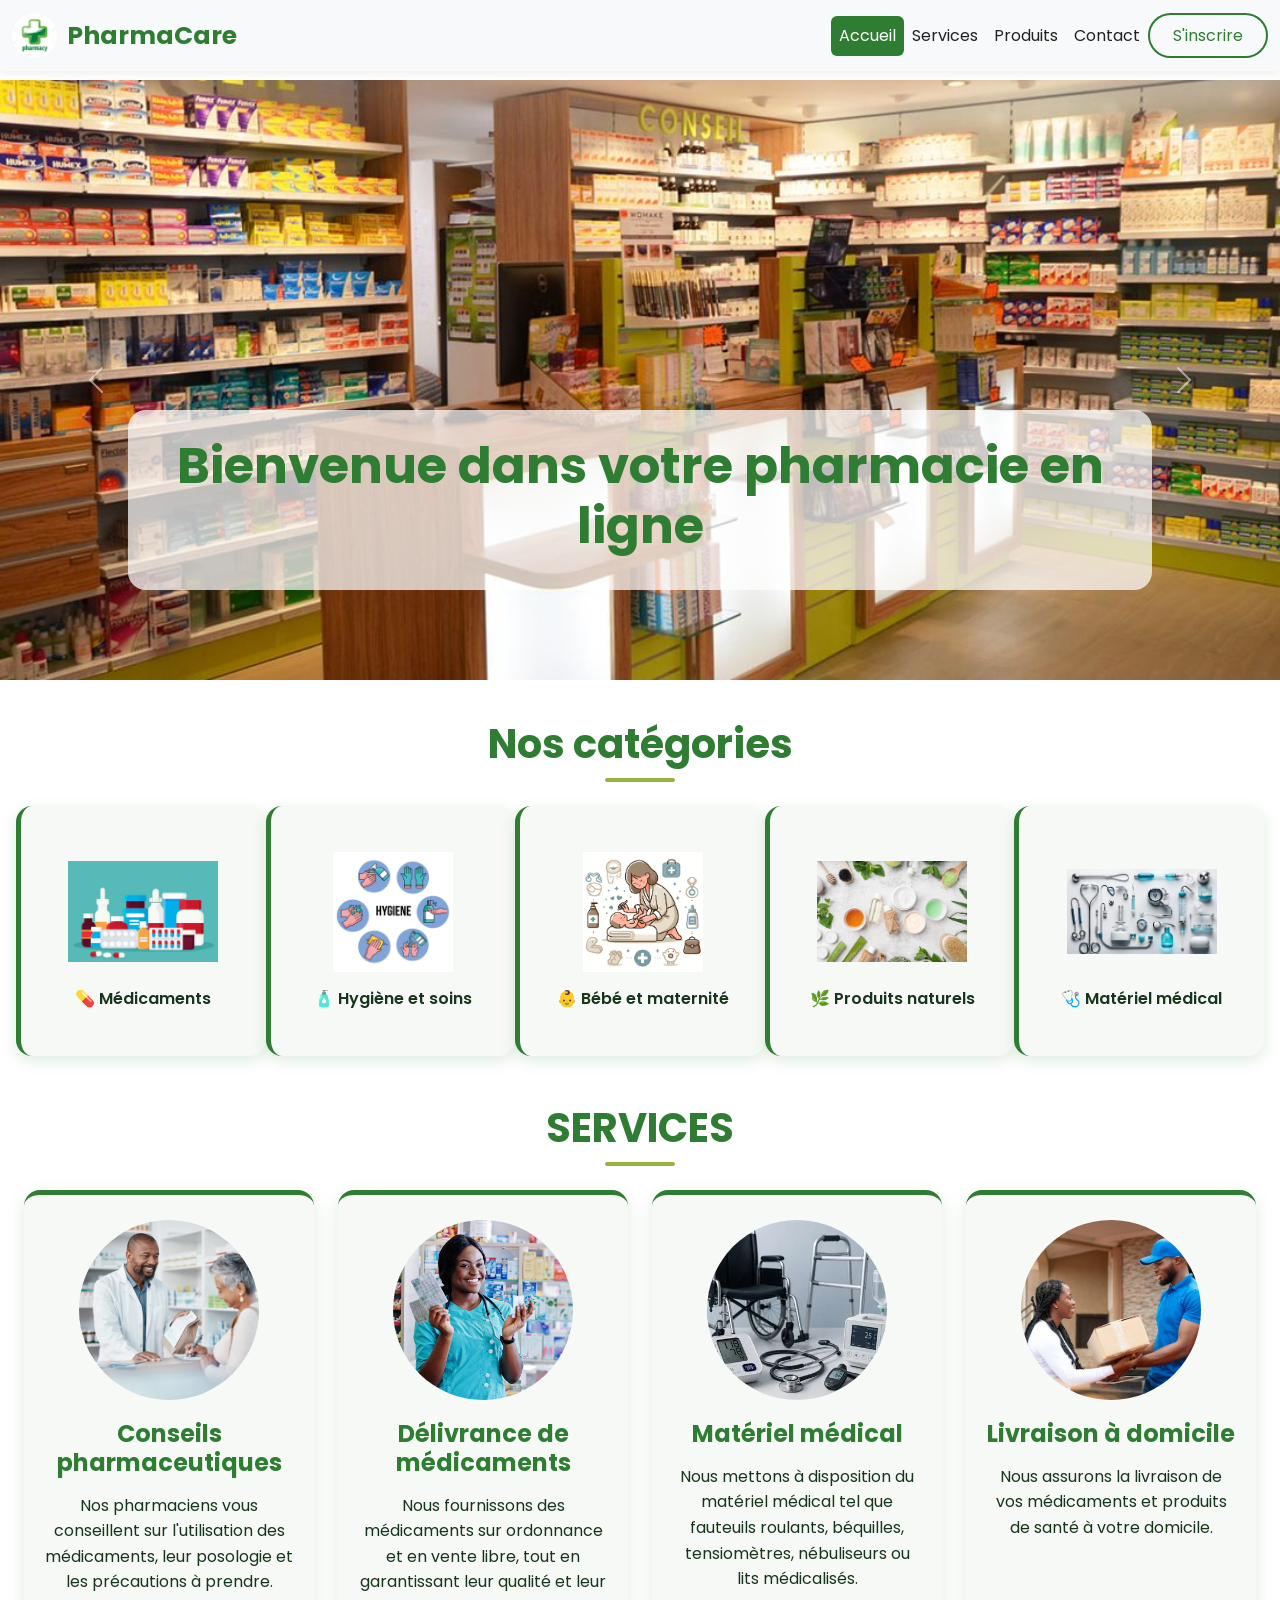
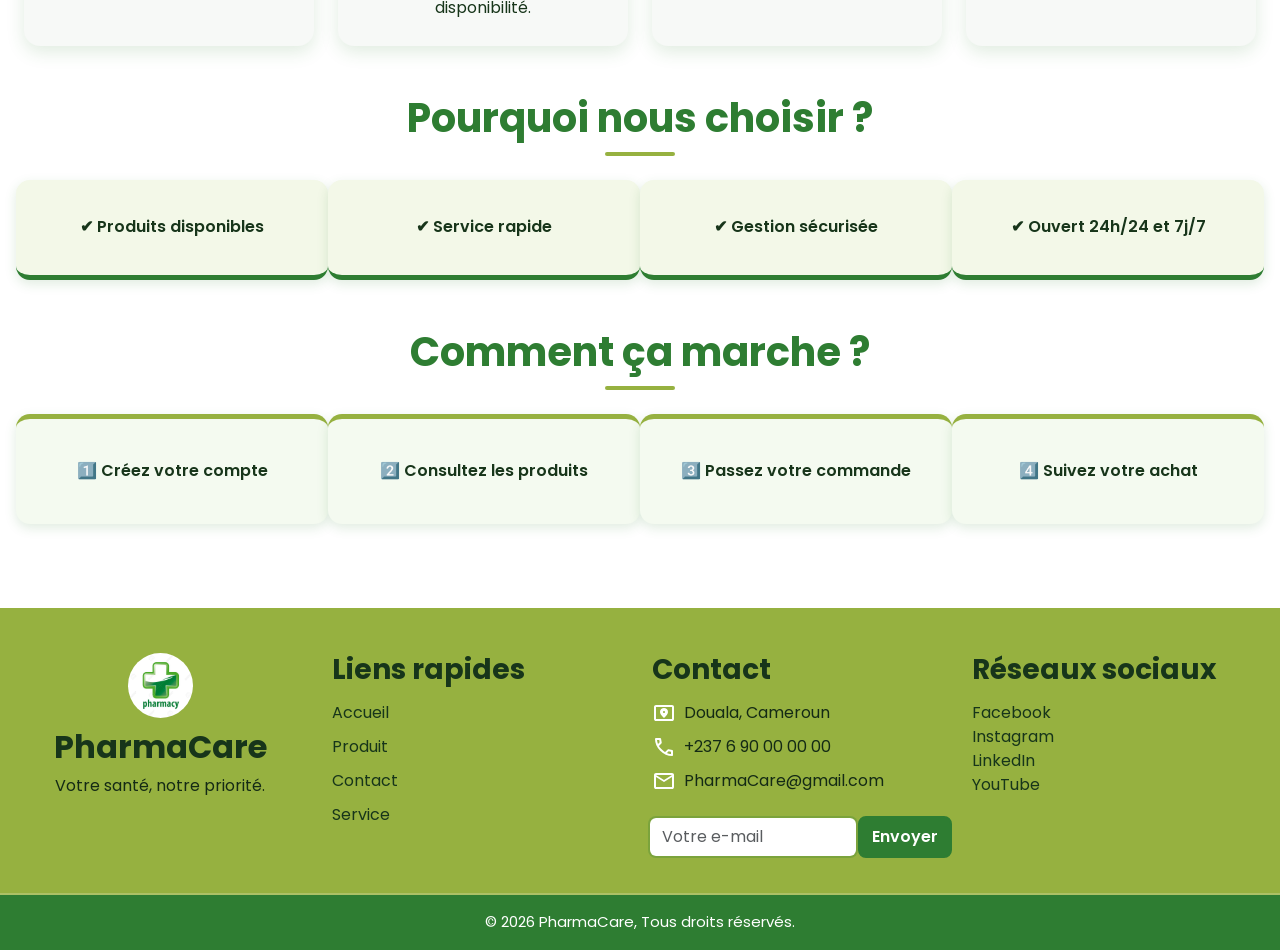
<file: index.html>
<!DOCTYPE html>
<html lang="fr">
<head>
    <meta charset="UTF-8">
    <meta name="viewport" content="width=device-width, initial-scale=1.0">
    <link rel="preconnect" href="https://fonts.googleapis.com">
<link rel="preconnect" href="https://fonts.gstatic.com" crossorigin>
<link href="https://fonts.googleapis.com/css2?family=Poppins:ital,wght@0,100;0,200;0,300;0,400;0,500;0,600;0,700;0,800;0,900;1,100;1,200;1,300;1,400;1,500;1,600;1,700;1,800;1,900&display=swap" rel="stylesheet">
    <link href="https://cdn.jsdelivr.net/npm/bootstrap@5.0.2/dist/css/bootstrap.min.css" rel="stylesheet" integrity="sha384-EVSTQN3/azprG1Anm3QDgpJLIm9Nao0Yz1ztcQTwFspd3yD65VohhpuuCOmLASjC" crossorigin="anonymous">
    <script src="https://cdn.jsdelivr.net/npm/bootstrap@5.0.2/dist/js/bootstrap.bundle.min.js" integrity="sha384-MrcW6ZMFYlzcLA8Nl+NtUVF0sA7MsXsP1UyJoMp4YLEuNSfAP+JcXn/tWtIaxVXM" crossorigin="anonymous"></script>
    <title>Document</title>
    <link rel="stylesheet" href="css/style.css">
</head>
<body>
    <header>
    <nav class="navbar navbar-expand-lg navbar-light bg-light fixed-top">

        <div class="container-fluid title">

            <!-- Logo -->
            <a class="navbar-brand" href="#">
                <img src="image/logo.jpg" alt="Logo PharmaCare" class="logo">
                PharmaCare
            </a>

            <!-- Bouton mobile -->
            <button class="navbar-toggler" type="button"
                    data-bs-toggle="collapse"
                    data-bs-target="#navbarSupportedContent"
                    aria-controls="navbarSupportedContent"
                    aria-expanded="false"
                    aria-label="Toggle navigation">

                <span class="navbar-toggler-icon"></span>
            </button>

            <!-- Menu -->
            <div class="collapse navbar-collapse" id="navbarSupportedContent">

               <ul class="navbar-nav ms-auto mb-2 mb-lg-0">

                    <li class="nav-item">
                        <a class="nav-link active" href="index.html">
                            Accueil
                        </a>
                    </li>

                    <li class="nav-item">
                        <a class="nav-link" href="service.html">
                            Services
                        </a>
                    </li>

                    <li class="nav-item">
                        <a class="nav-link" href="produit.html">
                            Produits
                        </a>
                    </li>

                    <li class="nav-item">
                        <a class="nav-link" href="contact.html">
                            Contact
                        </a>
                    </li>

                </ul>

                <!-- Bouton inscription -->
                <a href="connexion.html" class="btn2">
                    S'inscrire
                </a>

            </div>

        </div>

    </nav>
</header>

  <main>
      <section id="section1">
       <div id="carouselExampleControls" class="carousel slide" data-bs-ride="carousel">
  <div class="carousel-inner">
    <div class="carousel-item active">
      <img src="image/carousel.jpg" class="d-block w-100" alt="...">

      <div class="carousel-caption">
        <h1>Bienvenue dans votre pharmacie en ligne</h1>

      

       
    </div>
    </div>
    <div class="carousel-item">
      <img src="image/carousel1.jpg" class="d-block w-100" alt="...">
      <div class="carousel-caption">
        <h1>Votre santé, notre priorité</h1>
       
      </div>
    </div>
    <div class="carousel-item">
      <img src="image/carousel2.jpg" class="d-block w-100" alt="...">
      <div class="carousel-caption">
        <h1>Prenez soin de votre santé</h1>
      </div>
    </div>
  </div>
  <button class="carousel-control-prev" type="button" data-bs-target="#carouselExampleControls" data-bs-slide="prev">
    <span class="carousel-control-prev-icon" aria-hidden="true"></span>
    <span class="visually-hidden">Previous</span>
  </button>
  <button class="carousel-control-next" type="button" data-bs-target="#carouselExampleControls" data-bs-slide="next">
    <span class="carousel-control-next-icon" aria-hidden="true"></span>
    <span class="visually-hidden">Next</span>
  </button>
</div>
     
    </section>
  
 <section id="section2" class="py-4">

  <!-- CATEGORIES -->
  <h1 class="section2 mt-3 mb-4">Nos catégories</h1>

  <div class="categorie container-fluid px-3 px-lg-4">
    <div class="row g-3 justify-content-center">

      <div class="pharma col-12 col-sm-6 col-md-4 col-lg-3 col-xl">
        <img src="image/médicament.avif" alt="Médicaments" class="catégories img-fluid">
        <span>💊 Médicaments</span>
      </div>

      <div class="pharma col-12 col-sm-6 col-md-4 col-lg-3 col-xl">
        <img src="image/hygiène et soins.avif" alt="Hygiène et soins" class="catégories img-fluid">
        <span>🧴 Hygiène et soins</span>
      </div>

      <div class="pharma col-12 col-sm-6 col-md-4 col-lg-3 col-xl">
        <img src="image/bébé.avif" alt="Bébé et maternité" class="catégories img-fluid">
        <span>👶 Bébé et maternité</span>
      </div>

      <div class="pharma col-12 col-sm-6 col-md-4 col-lg-3 col-xl">
        <img src="image/produits naturels.avif" alt="Produits naturels" class="catégories img-fluid">
        <span>🌿 Produits naturels</span>
      </div>

      <div class="pharma col-12 col-sm-6 col-md-4 col-lg-3 col-xl">
        <img src="image/matériels médicals.avif" alt="Matériel médical" class="catégories img-fluid">
        <span>🩺 Matériel médical</span>
      </div>

    </div>
  </div>

  <!-- SERVICES -->
  <h1 class="modifier mt-5 mb-4">SERVICES</h1>

  <div class="section-service container-fluid px-3 px-lg-4">
    <div class="row g-4 justify-content-center">

      <div class="service col-12 col-sm-6 col-lg-3">
        <div class="service-card h-100">
          <img src="image/conseil pharmaceutique.avif" alt="Conseils pharmaceutiques" class="service-img img-fluid">
          <h4>Conseils pharmaceutiques</h4>
          <p>Nos pharmaciens vous conseillent sur l'utilisation des médicaments, leur posologie et les précautions à prendre.</p>
        </div>
      </div>

      <div class="service col-12 col-sm-6 col-lg-3">
        <div class="service-card h-100">
          <img src="image/delivrance de médicament.jpg" alt="Délivrance de médicaments" class="service-img img-fluid">
          <h4>Délivrance de médicaments</h4>
          <p>Nous fournissons des médicaments sur ordonnance et en vente libre, tout en garantissant leur qualité et leur disponibilité.</p>
        </div>
      </div>

      <div class="service col-12 col-sm-6 col-lg-3">
        <div class="service-card h-100">
          <img src="image/matériel médical.webp" alt="Matériel médical" class="service-img img-fluid">
          <h4>Matériel médical</h4>
          <p>Nous mettons à disposition du matériel médical tel que fauteuils roulants, béquilles, tensiomètres, nébuliseurs ou lits médicalisés.</p>
        </div>
      </div>

      <div class="service col-12 col-sm-6 col-lg-3">
        <div class="service-card h-100">
          <img src="image/livraison.jpg" alt="Livraison à domicile" class="service-img img-fluid">
          <h4>Livraison à domicile</h4>
          <p>Nous assurons la livraison de vos médicaments et produits de santé à votre domicile.</p>
        </div>
      </div>

    </div>
  </div>

  <!-- POURQUOI NOUS CHOISIR -->
  <h1 class="choix mt-5 mb-4">Pourquoi nous choisir ?</h1>

  <div class="choisir container-fluid px-3 px-lg-4">
    <div class="row g-3 justify-content-center">

      <div class="produits col-12 col-sm-6 col-lg-3" >
        <div>✔ Produits disponibles</div>
      </div>

      <div class="produits col-12 col-sm-6 col-lg-3" >
        <div>✔ Service rapide</div>
      </div>

      <div class="produits col-12 col-sm-6 col-lg-3">
        <div>✔ Gestion sécurisée</div>
      </div>

      <div class="produits col-12 col-sm-6 col-lg-3" >
        <div>✔ Ouvert 24h/24 et 7j/7</div>
      </div>

    </div>
  </div>

  <!-- COMMENT CA MARCHE -->
  <h1 class="marche mt-5 mb-4">Comment ça marche ?</h1>

  <div class="marcher container-fluid px-3 px-lg-4">
    <div class="row g-3 justify-content-center">

      <div class="option col-12 col-sm-6 col-lg-3">
        <div>1️⃣ Créez votre compte</div>
      </div>

      <div class="option col-12 col-sm-6 col-lg-3">
        <div>2️⃣ Consultez les produits</div>
      </div>

      <div class="option col-12 col-sm-6 col-lg-3">
        <div>3️⃣ Passez votre commande</div>
      </div>

      <div class="option col-12 col-sm-6 col-lg-3">
        <div>4️⃣ Suivez votre achat</div>
      </div>

    </div>
  </div>

</section>

<footer class="footer">
    <div class="footer-container container-fluid"><div class="row g-4">

        <!-- Logo -->
        <div class="footer-logo col-12 col-md-6 col-lg-3">
            <img src="image/logo.jpg" alt="Logo" class="logo">
            <h2> PharmaCare</h2>
            <p>Votre santé, notre priorité.</p>
        </div>

        <!-- Liens rapides -->
        <div class="footer-section col-12 col-md-6 col-lg-3">
            <h3>Liens rapides</h3>
            <ul>
                <li><a href="#">Accueil</a></li>
                <li><a href="#">Produit</a></li>
                <li><a href="#">Contact</a></li>
                <li><a href="#">Service</a></li>
            </ul>
        </div>

        <!-- Contact -->
        <div class="footer-section col-12 col-md-6 col-lg-3">
            <h3>Contact</h3>
            <div class="svg"><svg xmlns="http://www.w3.org/2000/svg" height="24px" viewBox="0 -960 960 960" width="24px" fill="white"><path d="M160-240h640v-480H160v480Zm0 80q-33 0-56.5-23.5T80-240v-480q0-33 23.5-56.5T160-800h640q33 0 56.5 23.5T880-720v480q0 33-23.5 56.5T800-160H160Zm0-80v-480 480Zm291.5-251.5Q440-503 440-520t11.5-28.5Q463-560 480-560t28.5 11.5Q520-537 520-520t-11.5 28.5Q497-480 480-480t-28.5-11.5ZM480-280q81-69 120.5-127.5T640-516q0-75-48.5-119.5T480-680q-63 0-111.5 44.5T320-516q0 50 39.5 108.5T480-280Z"/></svg> <p class="vag">Douala, Cameroun</p></div>
            
            <div class="svg"><svg xmlns="http://www.w3.org/2000/svg" height="24px" viewBox="0 -960 960 960" width="24px" fill="white"><path d="M798-120q-125 0-247-54.5T329-329Q229-429 174.5-551T120-798q0-18 12-30t30-12h162q14 0 25 9.5t13 22.5l26 140q2 16-1 27t-11 19l-97 98q20 37 47.5 71.5T387-386q31 31 65 57.5t72 48.5l94-94q9-9 23.5-13.5T670-390l138 28q14 4 23 14.5t9 23.5v162q0 18-12 30t-30 12ZM241-600l66-66-17-94h-89q5 41 14 81t26 79Zm358 358q39 17 79.5 27t81.5 13v-88l-94-19-67 67ZM241-600Zm358 358Z"/></svg><p>+237 6 90 00 00 00</p></div> 
            <div class="svg"><svg xmlns="http://www.w3.org/2000/svg" height="24px" viewBox="0 -960 960 960" width="24px" fill="white"><path d="M160-160q-33 0-56.5-23.5T80-240v-480q0-33 23.5-56.5T160-800h640q33 0 56.5 23.5T880-720v480q0 33-23.5 56.5T800-160H160Zm320-280L160-640v400h640v-400L480-440Zm0-80 320-200H160l320 200ZM160-640v-80 480-400Z"/></svg><p>PharmaCare@gmail.com</p></div>
            <div class="newsletter">
          <form class="newsletter-form row g-2">
        <input type="email" class="form-control col-12 col-md" placeholder="Votre e-mail" required>
        <button type="submit" class="btn col-12 col-md-auto">Envoyer</button>
         </form>
</div>
        </div>

        <!-- Réseaux sociaux -->
        <div class="footer-section col-12 col-md-6 col-lg-3">
            <h3>Réseaux sociaux</h3>
            <a href="#">Facebook</a><br>
            <a href="#">Instagram</a><br>
            <a href="#">LinkedIn</a><br>
            <a href="#">YouTube</a>
        </div>

    </div></div>
    <hr>
    <div class="footer-bottom">
        <p>&copy; 2026  PharmaCare, Tous droits réservés.</p>
    </div>
</footer>
</body>
</html>
</file>
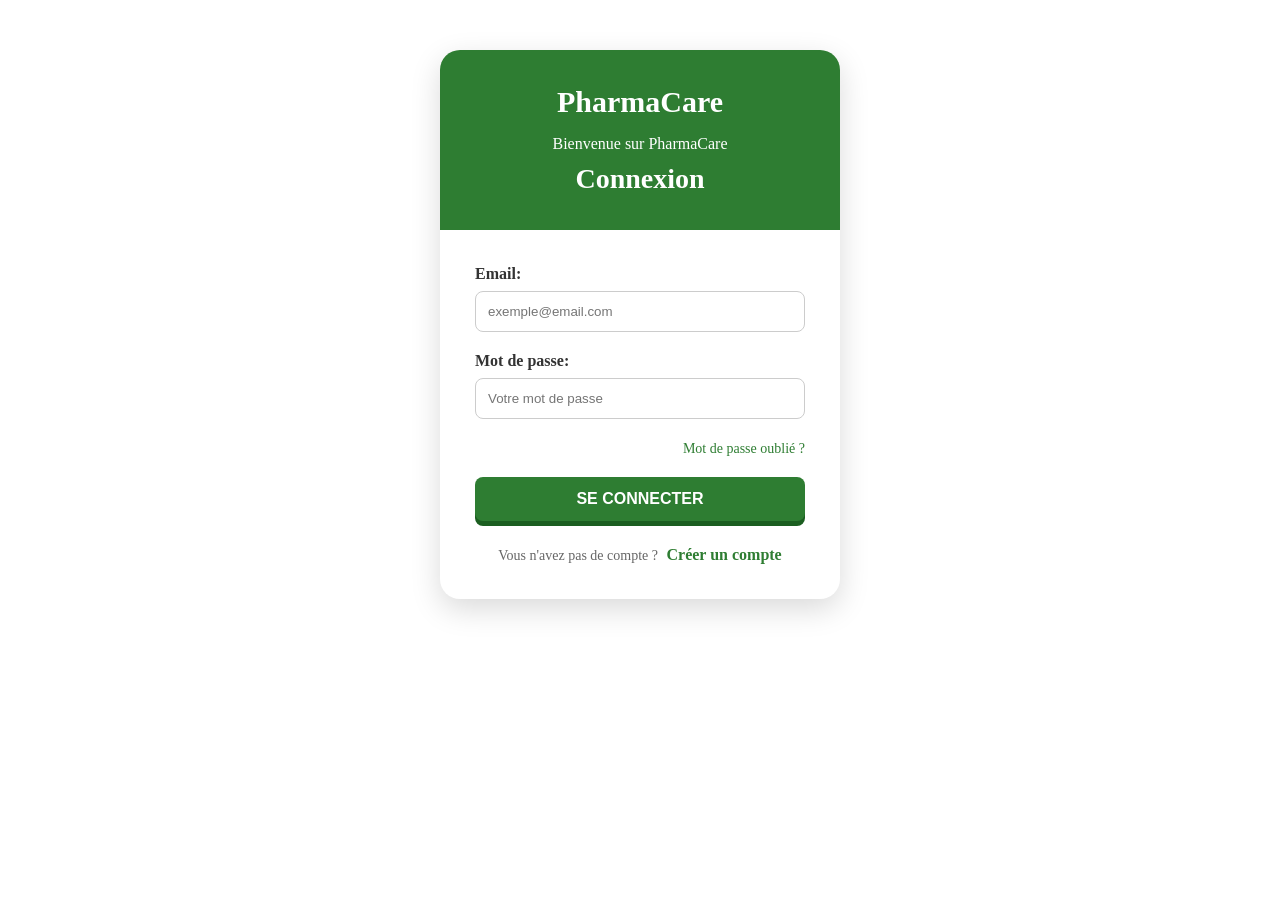
<file: connexion.html>
<!DOCTYPE html>
<html lang="en">
<head>
    <meta charset="UTF-8">
    <meta name="viewport" content="width=device-width, initial-scale=1.0">
    <title>Document</title>
    <link rel="stylesheet" href="css/connexion.css">
</head>
<body>
  <div class="connexion-container">

    <!-- En-tête -->
    <div class="head">

        <div class="logo">
            PharmaCare
        </div>

        <p>Bienvenue sur PharmaCare</p>

        <h2>Connexion</h2>

    </div>


    <!-- Formulaire -->
    <div class="fin">

        <form action="#" method="post">

            <!-- Email -->
            <div class="champ">

                <label for="email">
                    Email:
                </label>

                <input
                    type="email"
                    id="email"
                    name="email"
                    placeholder="exemple@email.com"
                    required
                >

            </div>


            <!-- Mot de passe -->
            <div class="champ">

                <label for="password">
                    Mot de passe:
                </label>

                <input
                    type="password"
                    id="password"
                    name="password"
                    placeholder="Votre mot de passe"
                    required
                >

            </div>


            <!-- Mot de passe oublié -->
            <div class="oublie">

                <a href="#">
                    Mot de passe oublié ?
                </a>

            </div>


            <!-- Bouton -->
            <button type="submit">
                SE CONNECTER
            </button>


            <!-- Inscription -->
            <div class="inscription">

                <p>
                    Vous n'avez pas de compte ?
                </p>

                <a href="inscription.html">
                    Créer un compte
                </a>

            </div>

        </form>

    </div>

</div>
</body>
</html>
</file>
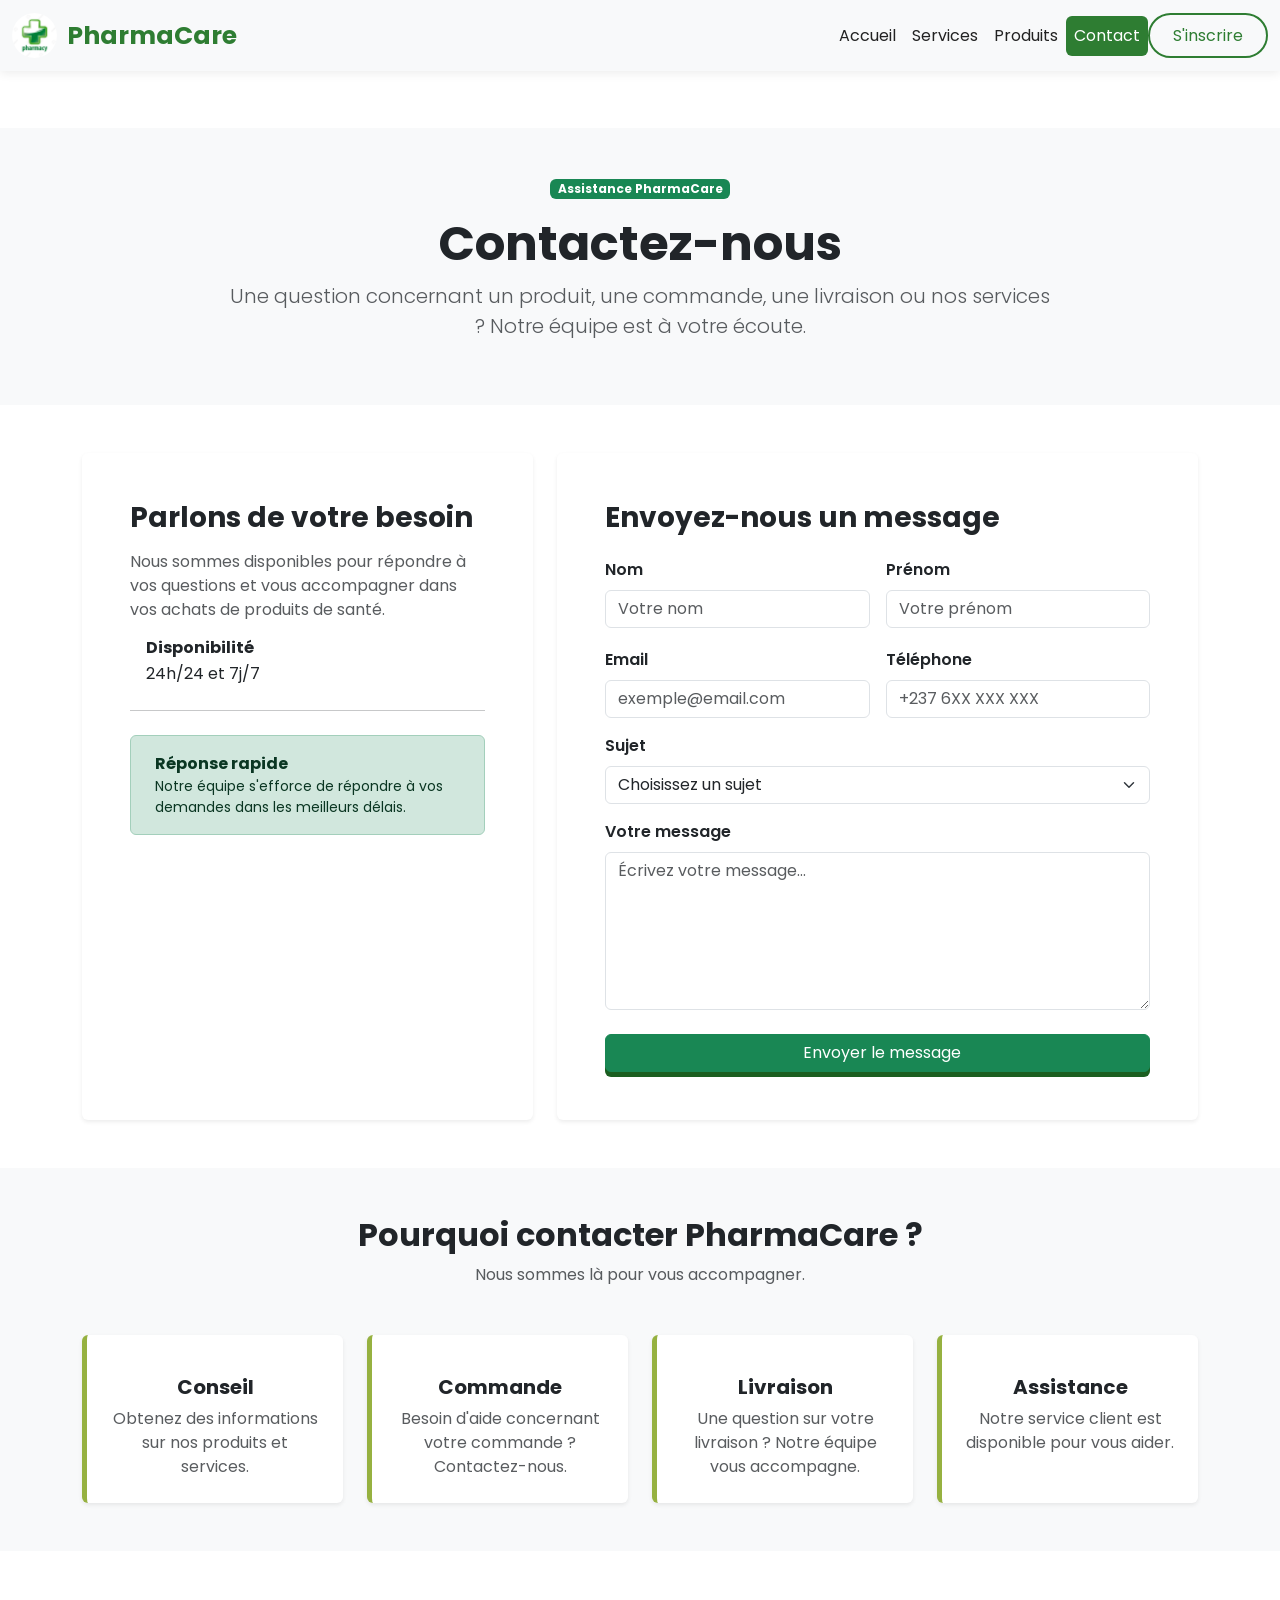
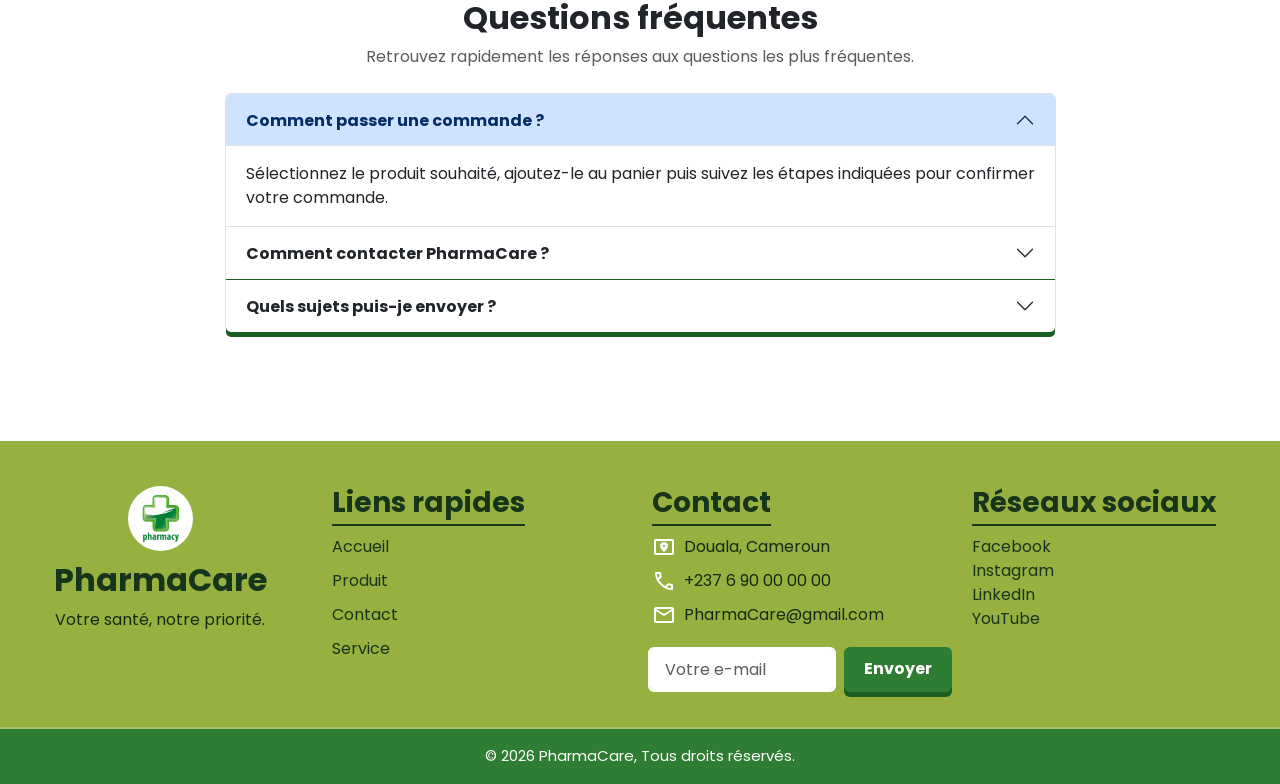
<file: contact.html>
<!DOCTYPE html>
<html lang="en">
<head>
    <meta charset="UTF-8">
    <meta name="viewport" content="width=device-width, initial-scale=1.0">
    <link rel="preconnect" href="https://fonts.googleapis.com">
<link rel="preconnect" href="https://fonts.gstatic.com" crossorigin>
<link href="https://fonts.googleapis.com/css2?family=Poppins:ital,wght@0,100;0,200;0,300;0,400;0,500;0,600;0,700;0,800;0,900;1,100;1,200;1,300;1,400;1,500;1,600;1,700;1,800;1,900&display=swap" rel="stylesheet">
    <link href="https://cdn.jsdelivr.net/npm/bootstrap@5.0.2/dist/css/bootstrap.min.css" rel="stylesheet" integrity="sha384-EVSTQN3/azprG1Anm3QDgpJLIm9Nao0Yz1ztcQTwFspd3yD65VohhpuuCOmLASjC" crossorigin="anonymous">
    <script src="https://cdn.jsdelivr.net/npm/bootstrap@5.0.2/dist/js/bootstrap.bundle.min.js" integrity="sha384-MrcW6ZMFYlzcLA8Nl+NtUVF0sA7MsXsP1UyJoMp4YLEuNSfAP+JcXn/tWtIaxVXM" crossorigin="anonymous"></script>
    <title>Document</title>
    <link rel="stylesheet" href="css/contact.css">
</head>
<body>
   

<header>

    <nav class="navbar navbar-expand-lg navbar-light bg-light fixed-top">

        <div class="container-fluid title">

            <!-- Logo -->
            <a class="navbar-brand" href="#">
                <img src="image/logo.jpg" alt="Logo PharmaCare" class="logo">
                PharmaCare
            </a>

            <!-- Bouton mobile -->
            <button class="navbar-toggler" type="button"
                    data-bs-toggle="collapse"
                    data-bs-target="#navbarSupportedContent"
                    aria-controls="navbarSupportedContent"
                    aria-expanded="false"
                    aria-label="Toggle navigation">

                <span class="navbar-toggler-icon"></span>
            </button>

            <!-- Menu -->
            <div class="collapse navbar-collapse" id="navbarSupportedContent">

               <ul class="navbar-nav ms-auto mb-2 mb-lg-0">

                    <li class="nav-item">
                        <a class="nav-link" href="index.html">
                            Accueil
                        </a>
                    </li>

                    <li class="nav-item">
                        <a class="nav-link" href="service.html">
                            Services
                        </a>
                    </li>

                    <li class="nav-item">
                        <a class="nav-link" href="produit.html">
                            Produits
                        </a>
                    </li>

                    <li class="nav-item">
                        <a class="nav-link active" href="contact.html">
                            Contact
                        </a>
                    </li>

                </ul>

                <!-- Bouton inscription -->
                <a href="connexion.html" class="btn2">
                    S'inscrire
                </a>

            </div>

        </div>

    </nav>

</header>


<!-- ESPACE SOUS LA NAVBAR -->
<main class="pt-5">

    <section class="py-5 bg-light">

        <div class="container">

            <div class="row justify-content-center text-center">

                <div class="col-12 col-lg-9">

                    <span class="badge bg-success mb-3">
                        <i class="bi bi-headset"></i>
                        Assistance PharmaCare
                    </span>

                    <h1 class="display-5 fw-bold">
                        Contactez-nous
                    </h1>

                    <p class="lead text-muted">
                        Une question concernant un produit, une commande,
                        une livraison ou nos services ?
                        Notre équipe est à votre écoute.
                    </p>

                </div>

            </div>

        </div>

    </section>



    <!-- =========================
         INFORMATIONS + FORMULAIRE
    ========================== -->

    <section class="py-5">

        <div class="container">

            <div class="row g-4 align-items-stretch">

                <div class="col-12 col-lg-5">

                    <div class="card border-0 shadow-sm h-100">

                        <div class="card-body p-4 p-lg-5">

                            <h2 class="h3 fw-bold mb-3">
                                Parlons de votre besoin
                            </h2>

                            <p class="text-muted">
                                Nous sommes disponibles pour répondre à vos
                                questions et vous accompagner dans vos achats
                                de produits de santé.
                            </p>


                            <div class="d-flex align-items-start gap-3 mb-4">

                                <div class="fs-3 text-success">
                                    <i class="bi bi-clock-fill"></i>
                                </div>

                                <div>

                                    <h3 class="h6 fw-bold mb-1">
                                        Disponibilité
                                    </h3>

                                    <p class="mb-0">
                                        24h/24 et 7j/7
                                    </p>

                                </div>

                            </div>


                            <hr>


                            <!-- Réponse rapide -->
                            <div class="alert alert-success mt-4">

                                <div class="d-flex gap-2">

                                    <i class="bi bi-check-circle-fill"></i>

                                    <div>
                                        <strong>Réponse rapide</strong>

                                        <p class="mb-0 small">
                                            Notre équipe s'efforce de répondre
                                            à vos demandes dans les meilleurs délais.
                                        </p>
                                    </div>

                                </div>

                            </div>

                        </div>

                    </div>

                </div>

                <div class="col-12 col-lg-7">

                    <div class="card border-0 shadow-sm h-100">

                        <div class="card-body p-4 p-lg-5">

                            <h2 class="h3 fw-bold mb-4">
                                Envoyez-nous un message
                            </h2>

                            <form>


                                <!-- Nom + prénom -->
                                <div class="row g-3">

                                    <div class="col-12 col-md-6">

                                        <label for="nom"
                                               class="form-label fw-semibold">
                                            Nom
                                        </label>

                                        <input type="text"
                                               class="form-control"
                                               id="nom"
                                               placeholder="Votre nom"
                                               required>

                                    </div>


                                    <div class="col-12 col-md-6">

                                        <label for="prenom"
                                               class="form-label fw-semibold">
                                            Prénom
                                        </label>

                                        <input type="text"
                                               class="form-control"
                                               id="prenom"
                                               placeholder="Votre prénom"
                                               required>

                                    </div>

                                </div>


                                <!-- Email + téléphone -->
                                <div class="row g-3 mt-1">

                                    <div class="col-12 col-md-6">

                                        <label for="email"
                                               class="form-label fw-semibold">
                                            Email
                                        </label>

                                        <input type="email"
                                               class="form-control"
                                               id="email"
                                               placeholder="exemple@email.com"
                                               required>

                                    </div>


                                    <div class="col-12 col-md-6">

                                        <label for="telephone"
                                               class="form-label fw-semibold">
                                            Téléphone
                                        </label>

                                        <input type="tel"
                                               class="form-control"
                                               id="telephone"
                                               placeholder="+237 6XX XXX XXX">

                                    </div>

                                </div>


                                <!-- Sujet -->
                                <div class="mt-3">

                                    <label for="sujet"
                                           class="form-label fw-semibold">
                                        Sujet
                                    </label>

                                    <select id="sujet"
                                            class="form-select"
                                            required>

                                        <option value="">
                                            Choisissez un sujet
                                        </option>

                                        <option>
                                            Demande d'information
                                        </option>

                                        <option>
                                            Commande
                                        </option>

                                        <option>
                                            Livraison
                                        </option>

                                        <option>
                                            Produit
                                        </option>

                                        <option>
                                            Réclamation
                                        </option>

                                        <option>
                                            Conseil pharmaceutique
                                        </option>

                                        <option>
                                            Autre
                                        </option>

                                    </select>

                                </div>


                                <!-- Message -->
                                <div class="mt-3">

                                    <label for="message"
                                           class="form-label fw-semibold">
                                        Votre message
                                    </label>

                                    <textarea id="message"
                                              class="form-control"
                                              rows="6"
                                              placeholder="Écrivez votre message..."
                                              required></textarea>

                                </div>

                                <div class="d-grid d-md-flex justify-content-md-end mt-4">

                                    <button type="submit"
                                            class="btn btn-success px-4">

                                        <i class="bi bi-send-fill me-2"></i>

                                        Envoyer le message

                                    </button>
                                </div>
                            </form>
                        </div>
                    </div>
                </div>
            </div>
        </div>
    </section>

    <section class="py-5 bg-light">

        <div class="container">

            <div class="text-center mb-5">

                <h2 class="fw-bold">
                    Pourquoi contacter PharmaCare ?
                </h2>

                <p class="text-muted">
                    Nous sommes là pour vous accompagner.
                </p>

            </div>


            <div class="row g-4">


                <div class="col-12 col-md-6 col-lg-3">

                    <div class="card card-conseil border-0 shadow-sm h-100 text-center">

                        <div class="card-body p-4">

                            <i class="bi bi-person-check-fill fs-1 text-success"></i>

                            <h3 class="h5 fw-bold mt-3">
                                Conseil
                            </h3>

                            <p class="text-muted mb-0">
                                Obtenez des informations sur nos produits
                                et services.
                            </p>

                        </div>

                    </div>

                </div>


                <div class="col-12 col-md-6 col-lg-3">

                    <div class="card card-conseil border-0 shadow-sm h-100 text-center">

                        <div class="card-body p-4">

                            <i class="bi bi-cart-check-fill fs-1 text-success"></i>

                            <h3 class="h5 fw-bold mt-3">
                                Commande
                            </h3>

                            <p class="text-muted mb-0">
                                Besoin d'aide concernant votre commande ?
                                Contactez-nous.
                            </p>

                        </div>

                    </div>

                </div>


                <div class="col-12 col-md-6 col-lg-3">

                    <div class="card card-conseil border-0 shadow-sm h-100 text-center">

                        <div class="card-body p-4">

                            <i class="bi bi-truck fs-1 text-success"></i>

                            <h3 class="h5 fw-bold mt-3">
                                Livraison
                            </h3>

                            <p class="text-muted mb-0">
                                Une question sur votre livraison ?
                                Notre équipe vous accompagne.
                            </p>

                        </div>

                    </div>

                </div>


                <div class="col-12 col-md-6 col-lg-3">

                    <div class="card card-conseil border-0 shadow-sm h-100 text-center">

                        <div class="card-body p-4">

                            <i class="bi bi-headset fs-1 text-success"></i>

                            <h3 class="h5 fw-bold mt-3">
                                Assistance
                            </h3>

                            <p class="text-muted mb-0">
                                Notre service client est disponible
                                pour vous aider.
                            </p>

                        </div>

                    </div>

                </div>

            </div>

        </div>

    </section>

    <section class="py-5">

        <div class="container">

            <div class="row justify-content-center">

                <div class="col-12 col-lg-9">

                    <div class="text-center mb-4">

                        <h2 class="fw-bold">
                            Questions fréquentes
                        </h2>

                        <p class="text-muted">
                            Retrouvez rapidement les réponses aux questions
                            les plus fréquentes.
                        </p>

                    </div>


                    <div class="accordion" id="faq">


                        <div class="accordion-item">

                            <h2 class="accordion-header">

                                <button class="accordion-button"
                                        type="button"
                                        data-bs-toggle="collapse"
                                        data-bs-target="#question1">

                                    Comment passer une commande ?

                                </button>

                            </h2>

                            <div id="question1"
                                 class="accordion-collapse collapse show"
                                 data-bs-parent="#faq">

                                <div class="accordion-body">

                                    Sélectionnez le produit souhaité,
                                    ajoutez-le au panier puis suivez les
                                    étapes indiquées pour confirmer votre commande.

                                </div>

                            </div>

                        </div>


                        <div class="accordion-item">

                            <h2 class="accordion-header">

                                <button class="accordion-button collapsed"
                                        type="button"
                                        data-bs-toggle="collapse"
                                        data-bs-target="#question2">

                                    Comment contacter PharmaCare ?

                                </button>

                            </h2>

                            <div id="question2"
                                 class="accordion-collapse collapse"
                                 data-bs-parent="#faq">

                                <div class="accordion-body">

                                    Vous pouvez nous contacter par téléphone,
                                    par email ou grâce au formulaire présent
                                    sur cette page.

                                </div>

                            </div>

                        </div>


                        <div class="accordion-item">

                            <h2 class="accordion-header">

                                <button class="accordion-button collapsed"
                                        type="button"
                                        data-bs-toggle="collapse"
                                        data-bs-target="#question3">

                                    Quels sujets puis-je envoyer ?

                                </button>

                            </h2>

                            <div id="question3"
                                 class="accordion-collapse collapse"
                                 data-bs-parent="#faq">

                                <div class="accordion-body">

                                    Vous pouvez nous contacter pour une
                                    commande, une livraison, un produit,
                                    une réclamation ou une demande
                                    d'information.

                                </div>    
                            </div>

                        </div>


                    </div>

                </div>

            </div>

        </div>

    </section>

</main>



 <footer class="footer">
    <div class="footer-container container-fluid"><div class="row g-4">

        <!-- Logo -->
        <div class="footer-logo col-12 col-md-6 col-lg-3">
            <img src="image/logo.jpg" alt="Logo" class="logo">
            <h2> PharmaCare</h2>
            <p>Votre santé, notre priorité.</p>
        </div>

        <!-- Liens rapides -->
        <div class="footer-section col-12 col-md-6 col-lg-3">
            <h3>Liens rapides</h3>
            <ul>
                <li><a href="#">Accueil</a></li>
                <li><a href="#">Produit</a></li>
                <li><a href="#">Contact</a></li>
                <li><a href="#">Service</a></li>
            </ul>
        </div>

        <!-- Contact -->
        <div class="footer-section col-12 col-md-6 col-lg-3">
            <h3>Contact</h3>
            <div class="svg"><svg xmlns="http://www.w3.org/2000/svg" height="24px" viewBox="0 -960 960 960" width="24px" fill="white"><path d="M160-240h640v-480H160v480Zm0 80q-33 0-56.5-23.5T80-240v-480q0-33 23.5-56.5T160-800h640q33 0 56.5 23.5T880-720v480q0 33-23.5 56.5T800-160H160Zm0-80v-480 480Zm291.5-251.5Q440-503 440-520t11.5-28.5Q463-560 480-560t28.5 11.5Q520-537 520-520t-11.5 28.5Q497-480 480-480t-28.5-11.5ZM480-280q81-69 120.5-127.5T640-516q0-75-48.5-119.5T480-680q-63 0-111.5 44.5T320-516q0 50 39.5 108.5T480-280Z"/></svg> <p class="vag">Douala, Cameroun</p></div>
            
            <div class="svg"><svg xmlns="http://www.w3.org/2000/svg" height="24px" viewBox="0 -960 960 960" width="24px" fill="white"><path d="M798-120q-125 0-247-54.5T329-329Q229-429 174.5-551T120-798q0-18 12-30t30-12h162q14 0 25 9.5t13 22.5l26 140q2 16-1 27t-11 19l-97 98q20 37 47.5 71.5T387-386q31 31 65 57.5t72 48.5l94-94q9-9 23.5-13.5T670-390l138 28q14 4 23 14.5t9 23.5v162q0 18-12 30t-30 12ZM241-600l66-66-17-94h-89q5 41 14 81t26 79Zm358 358q39 17 79.5 27t81.5 13v-88l-94-19-67 67ZM241-600Zm358 358Z"/></svg><p>+237 6 90 00 00 00</p></div> 
            <div class="svg"><svg xmlns="http://www.w3.org/2000/svg" height="24px" viewBox="0 -960 960 960" width="24px" fill="white"><path d="M160-160q-33 0-56.5-23.5T80-240v-480q0-33 23.5-56.5T160-800h640q33 0 56.5 23.5T880-720v480q0 33-23.5 56.5T800-160H160Zm320-280L160-640v400h640v-400L480-440Zm0-80 320-200H160l320 200ZM160-640v-80 480-400Z"/></svg><p>PharmaCare@gmail.com</p></div>
            <div class="newsletter">
          <form class="newsletter-form row g-2">
        <input type="email" class="form-control col-12 col-md" placeholder="Votre e-mail" required>
        <button type="submit" class="btn col-12 col-md-auto">Envoyer</button>
         </form>
</div>
        </div>

        <!-- Réseaux sociaux -->
        <div class="footer-section col-12 col-md-6 col-lg-3">
            <h3>Réseaux sociaux</h3>
            <a href="#">Facebook</a><br>
            <a href="#">Instagram</a><br>
            <a href="#">LinkedIn</a><br>
            <a href="#">YouTube</a>
        </div>

    </div></div>
    <hr>
    <div class="footer-bottom">
        <p>&copy; 2026  PharmaCare, Tous droits réservés.</p>
    </div>
</footer>
</body>
</html>
</file>
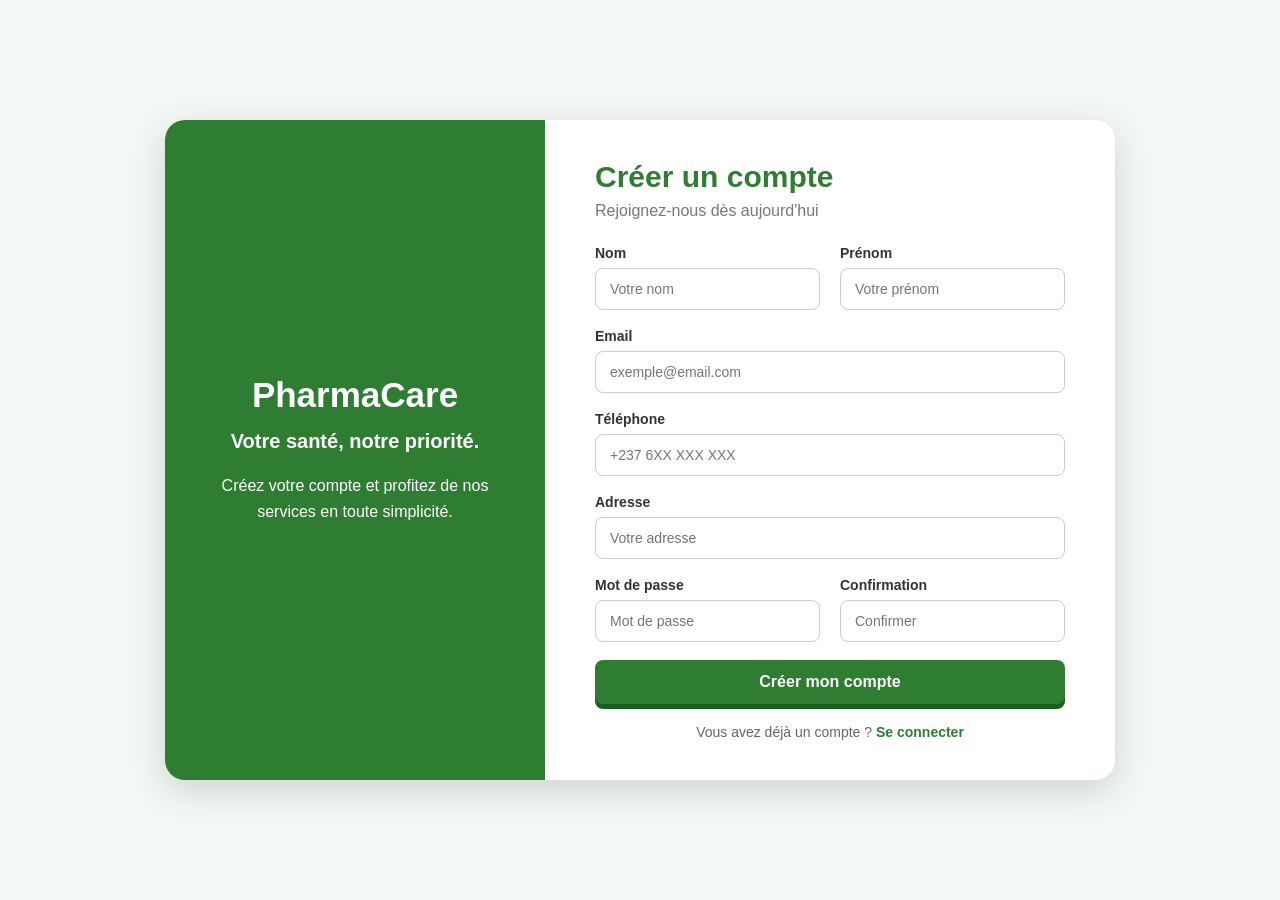
<file: inscription.html>
<!DOCTYPE html>
<html lang="en">
<head>
    <meta charset="UTF-8">
    <meta name="viewport" content="width=device-width, initial-scale=1.0">
    <title>Document</title>
    <link rel="stylesheet" href="css/inscription.css">
</head>
<body>

    <div class="inscription-container">

        <div class="presentation">

           

            <h1>PharmaCare</h1>

            <p>
                Votre santé, notre priorité.
            </p>

            <span>
                Créez votre compte et profitez de nos services
                en toute simplicité.
            </span>

        </div>

        <div class="form-container">

            <h2>Créer un compte</h2>

            <p class="sous-titre">
                Rejoignez-nous dès aujourd'hui
            </p>

            <form>

                <div class="ligne">

                    <div class="champ">
                        <label for="nom">Nom</label>
                        <input type="text"
                               id="nom"
                               placeholder="Votre nom"
                               required>
                    </div>

                    <div class="champ">
                        <label for="prenom">Prénom</label>
                        <input type="text"
                               id="prenom"
                               placeholder="Votre prénom"
                               required>
                    </div>

                </div>


                <div class="champ">

                    <label for="email">Email</label>

                    <input type="email"
                           id="email"
                           placeholder="exemple@email.com"
                           required>

                </div>
                <div class="champ">

                    <label for="telephone">Téléphone</label>

                    <input type="tel"
                           id="telephone"
                           placeholder="+237 6XX XXX XXX"
                           required>

                </div>

                <div class="champ">

                    <label for="adresse">Adresse</label>

                    <input type="text"
                           id="adresse"
                           placeholder="Votre adresse">

                </div>


                <div class="ligne">

                    <div class="champ">

                        <label for="password">
                            Mot de passe
                        </label>

                        <input type="password"
                               id="password"
                               placeholder="Mot de passe"
                               required>

                    </div>


                    <div class="champ">

                        <label for="confirmation">
                            Confirmation
                        </label>

                        <input type="password"
                               id="confirmation"
                               placeholder="Confirmer"
                               required>

                    </div>

                </div>

                <button type="submit">
                    Créer mon compte
                </button>

            </form>


            <p class="connexion">
                Vous avez déjà un compte ?
                <a href="connexion.html">
                    Se connecter
                </a>
            </p>

        </div>

    </div>

</body>
</html>
</file>
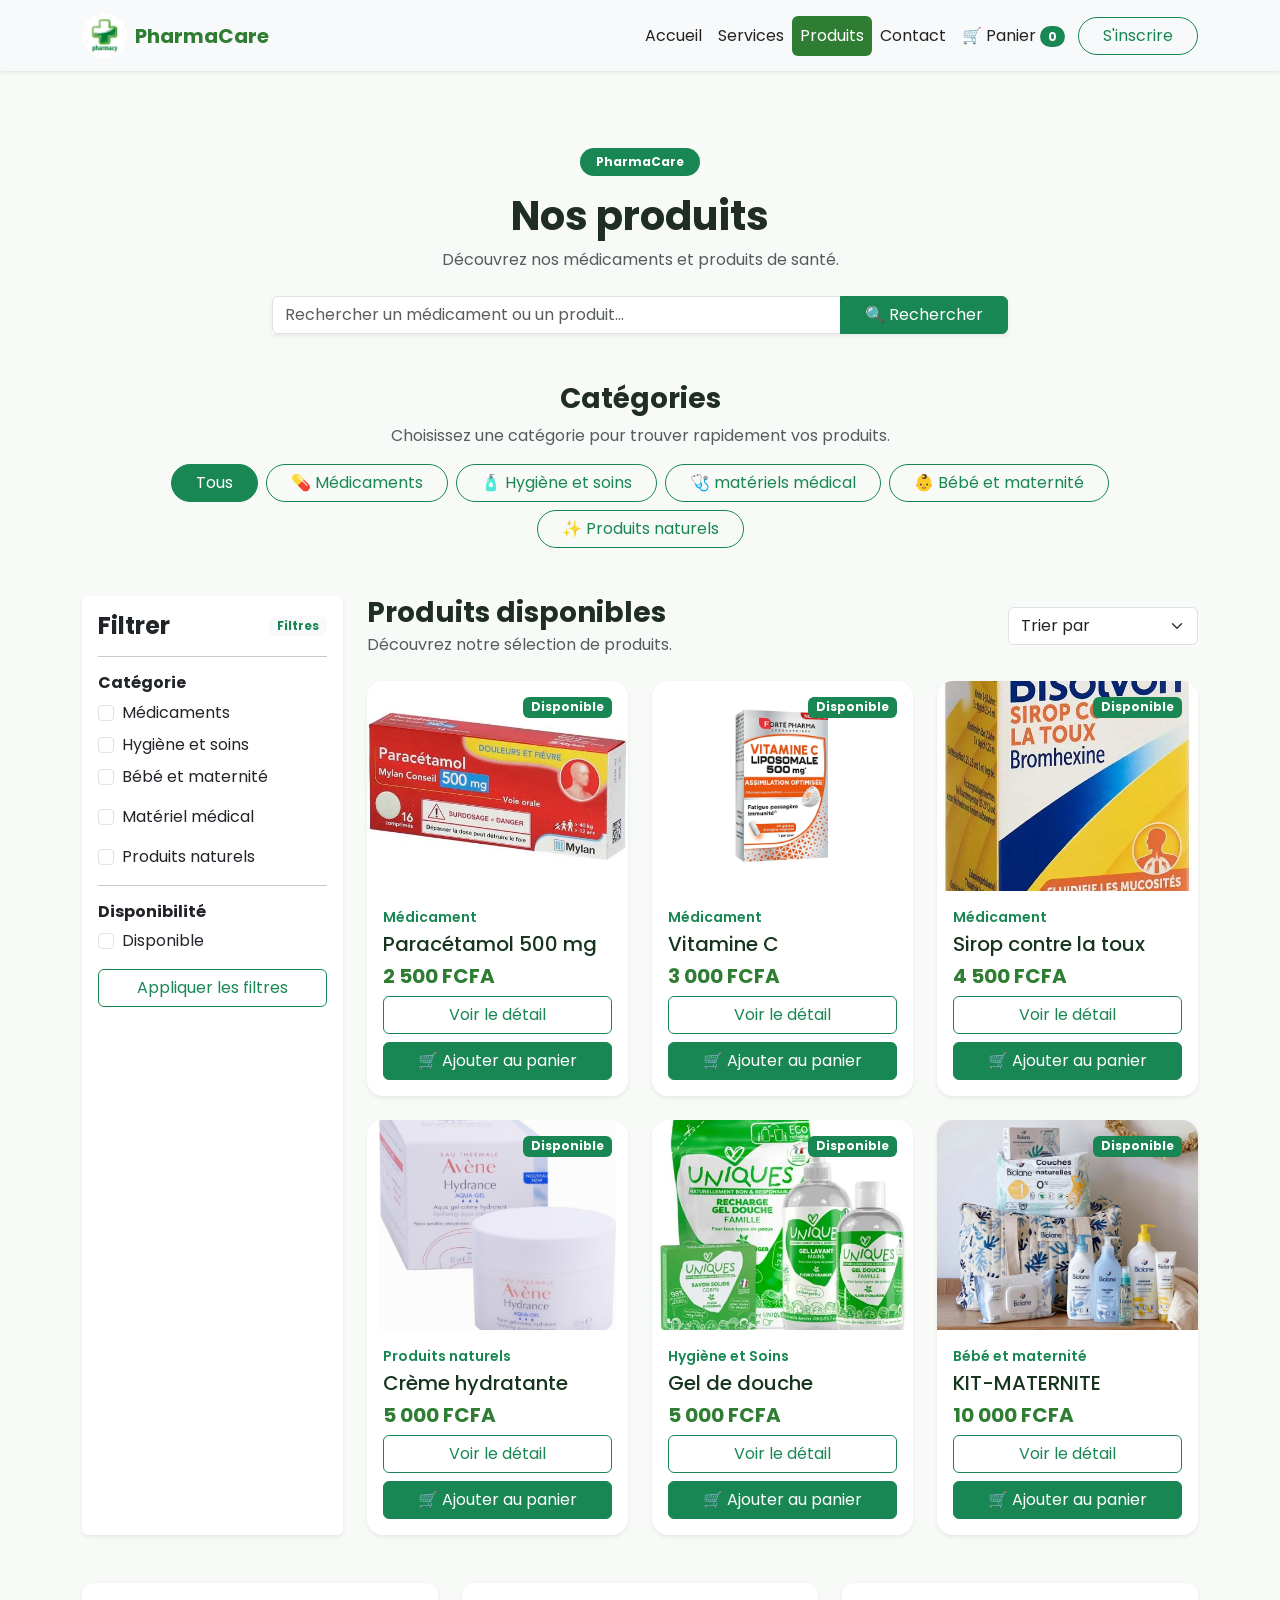
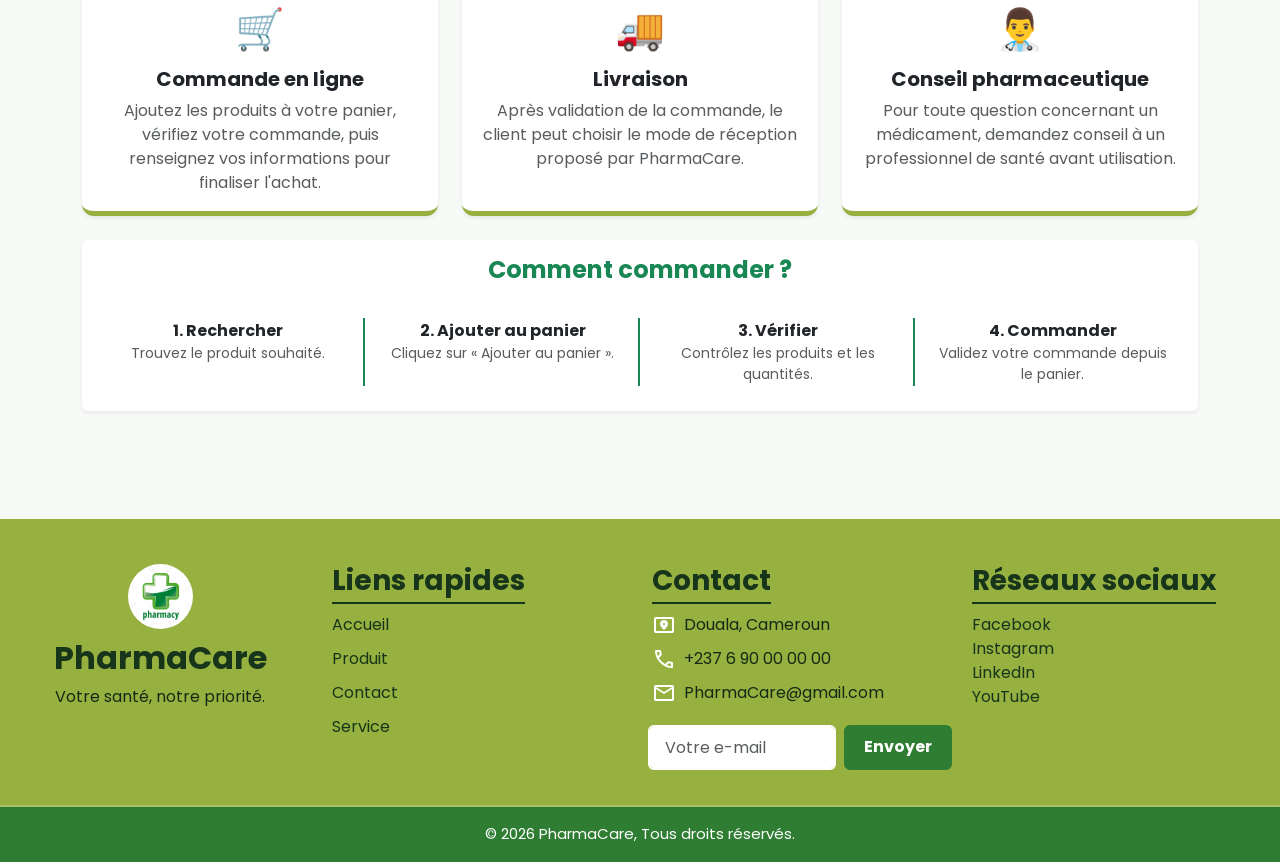
<file: produit.html>
<!DOCTYPE html>
<html lang="fr">
<head>
    <meta charset="UTF-8">
    <meta name="viewport" content="width=device-width, initial-scale=1.0">
    <link rel="preconnect" href="https://fonts.googleapis.com">
<link rel="preconnect" href="https://fonts.gstatic.com" crossorigin>
<link href="https://fonts.googleapis.com/css2?family=Poppins:ital,wght@0,100;0,200;0,300;0,400;0,500;0,600;0,700;0,800;0,900;1,100;1,200;1,300;1,400;1,500;1,600;1,700;1,800;1,900&display=swap" rel="stylesheet">
    <link href="https://cdn.jsdelivr.net/npm/bootstrap@5.0.2/dist/css/bootstrap.min.css" rel="stylesheet">
    <link rel="stylesheet" href="css/produits.css">
    <title>PharmaCare - Produits</title>
</head>

<body>

<header>
<nav class="navbar navbar-expand-lg navbar-light bg-light fixed-top shadow-sm">
    <div class="container">
        <a class="navbar-brand d-flex align-items-center gap-2 fw-bold" href="index.html">
            <img src="image/logo.jpg" alt="Logo PharmaCare" class="logo">
            <span>PharmaCare</span>
        </a>

        <button class="navbar-toggler" type="button"
                data-bs-toggle="collapse"
                data-bs-target="#navbarSupportedContent"
                aria-controls="navbarSupportedContent"
                aria-expanded="false"
                aria-label="Ouvrir le menu">
            <span class="navbar-toggler-icon"></span>
        </button>

        <div class="collapse navbar-collapse" id="navbarSupportedContent">
            <ul class="navbar-nav ms-auto mb-2 mb-lg-0 align-items-lg-center">
                <li class="nav-item"><a class="nav-link" href="index.html">Accueil</a></li>
                <li class="nav-item"><a class="nav-link" href="service.html">Services</a></li>
                <li class="nav-item"><a class="nav-link active" href="produit.html">Produits</a></li>
                <li class="nav-item"><a class="nav-link" href="contact.html">Contact</a></li>
   
                <li class="nav-item">
                    <a class="nav-link position-relative" href="panier.html">
                        🛒 Panier
                        <span class="badge bg-success rounded-pill">0</span>
                    </a>
                </li>
            </ul>
            <a href="connexion.html" class="btn btn-outline-success rounded-pill ms-lg-3 px-4">S'inscrire</a>
        </div>
    </div>
</nav>
</header>

<main class="container py-5 produits-page">

    <!-- EN-TÊTE -->
    <section class="text-center pt-4 pb-4">
        <span class="badge bg-success rounded-pill px-3 py-2 mb-3">PharmaCare</span>
        <h1 class="fw-bold">Nos produits</h1>
        <p class="text-muted mb-0">
            Découvrez nos médicaments et produits de santé.
        </p>
    </section>

    <!-- RECHERCHE -->
    <section class="mb-5">
        <div class="row justify-content-center">
            <div class="col-12 col-lg-8">
                <div class="input-group shadow-sm">
                    <input type="search" class="form-control"
                           placeholder="Rechercher un médicament ou un produit..."
                           aria-label="Rechercher un produit">
                    <button class="btn btn-success px-4" type="button">
                        🔍 Rechercher
                    </button>
                </div>
            </div>
        </div>
    </section>

    <!-- CATÉGORIES -->
    <section class="mb-5">
        <div class="text-center mb-3">
            <h2 class="h3 fw-bold">Catégories</h2>
            <p class="text-muted">Choisissez une catégorie pour trouver rapidement vos produits.</p>
        </div>

        <div class="d-flex flex-wrap justify-content-center gap-2">
            <button type="button" class="btn btn-success rounded-pill px-4">Tous</button>
            <button type="button" class="btn btn-outline-success rounded-pill px-4">💊 Médicaments</button>
            <button type="button" class="btn btn-outline-success rounded-pill px-4">🧴 Hygiène et soins</button>
            <button type="button" class="btn btn-outline-success rounded-pill px-4">🩺 matériels médical</button>
            <button type="button" class="btn btn-outline-success rounded-pill px-4">👶 Bébé et maternité</button>
            <button type="button" class="btn btn-outline-success rounded-pill px-4">✨ Produits naturels</button>
      
        </div>
    </section>

    <!-- PRODUITS -->
    <section>
        <div class="row g-4">

            <!-- FILTRES -->
            <aside class="col-12 col-lg-3">
                <div class="card border-0 shadow-sm h-100">
                    <div class="card-body">
                        <div class="d-flex justify-content-between align-items-center mb-3">
                            <h2 class="h4 fw-bold mb-0">Filtrer</h2>
                            <span class="badge bg-light text-success">Filtres</span>
                        </div>

                        <hr>

                        <h3 class="h6 fw-bold">Catégorie</h3>

                        <div class="form-check mb-2">
                            <input class="form-check-input" type="checkbox" id="medicaments">
                            <label class="form-check-label" for="medicaments">Médicaments</label>
                        </div>

                        <div class="form-check mb-2">
                            <input class="form-check-input" type="checkbox" id="hygiene">
                            <label class="form-check-label" for="hygiene">Hygiène et soins</label>
                        </div>

                        <div class="form-check mb-3">
                            <input class="form-check-input" type="checkbox" id="materiel">
                            <label class="form-check-label" for="bebe">Bébé et maternité</label>
                        </div>

                          <div class="form-check mb-3">
                            <input class="form-check-input" type="checkbox" id="naturels">
                            <label class="form-check-label" for="materiel">Matériel médical</label>
                        </div>
                          <div class="form-check mb-3">
                            <input class="form-check-input" type="checkbox" id="bebe">
                            <label class="form-check-label" for="naturels">Produits naturels</label>
                        </div>

                        <hr>

                        <h3 class="h6 fw-bold">Disponibilité</h3>

                        <div class="form-check mb-3">
                            <input class="form-check-input" type="checkbox" id="disponible">
                            <label class="form-check-label" for="disponible">Disponible</label>
                        </div>

                        <button type="button" class="btn btn-outline-success w-100">
                            Appliquer les filtres
                        </button>
                    </div>
                </div>
            </aside>

            <!-- LISTE -->
            <div class="col-12 col-lg-9">

                <div class="d-flex flex-column flex-md-row justify-content-between align-items-md-center gap-3 mb-4">
                    <div>
                        <h2 class="h3 fw-bold mb-1">Produits disponibles</h2>
                        <p class="text-muted mb-0">Découvrez notre sélection de produits.</p>
                    </div>

                    <select class="form-select w-auto tri-produits" aria-label="Trier les produits">
                        <option selected>Trier par</option>
                        <option>Prix croissant</option>
                        <option>Prix décroissant</option>
                        <option>Nom A-Z</option>
                    </select>
                </div>

                <div class="row g-4">

                    <!-- PRODUIT 1 -->
                    <div class="col-12 col-sm-6 col-xl-4">
                        <article class="card produit-card h-100 border-0 shadow-sm">
                            <div class="position-relative">
                                <img src="image/paracétamol.webp" class="card-img-top"
                                     alt="Paracétamol 500 mg">
                                <span class="badge bg-success position-absolute top-0 end-0 m-3">
                                    Disponible
                                </span>
                            </div>
                            <div class="card-body d-flex flex-column">
                                <span class="small text-success fw-semibold">Médicament</span>
                                <h3 class="h5 card-title mt-1">Paracétamol 500 mg</h3>
                                <div class="mt-auto">
                                    <h4 class="h5 prix fw-bold">2 500 FCFA</h4>
                                    <div class="d-grid gap-2">
                                        <button type="button" 
        class="btn btn-outline-success"
        data-bs-toggle="modal" 
        data-bs-target="#detailParacetamol">
    Voir le détail
</button>
                                        <a href="panier.html" class="btn btn-success">🛒 Ajouter au panier</a>
                                    </div>
                                </div>
                            </div>
                        </article>
                    </div>
                    <div class="modal" tabindex="-1" id="detailParacetamol">
  <div class="modal-dialog">
    <div class="modal-content">
      <div class="modal-header">
        <h5 class="modal-title">Paracétamol</h5>
        <button type="button" class="btn-close" data-bs-dismiss="modal" aria-label="Close"></button>
      </div>
     <div class="modal-body">

   
    <h6 class="fw-bold text-success">Informations sur le produit</h6>

    <p><strong>Nom :</strong> Paracétamol 500 mg</p>

    <p><strong>Forme :</strong> Comprimé</p>

    <p><strong>Conditionnement :</strong> Boîte de 20 comprimés</p>

    <p>
        <strong>Prix :</strong>
        <span class="text-success fw-bold">2 500 FCFA</span>
    </p>

    <p>
        <strong>Disponibilité :</strong>
        <span class="badge bg-success">En stock</span>
    </p>

    <hr>

    <h6 class="fw-bold text-success">Description</h6>

    <p>
        Le paracétamol est utilisé pour soulager la douleur
        et réduire la fièvre.
    </p>

    <h6 class="fw-bold text-success">Précautions</h6>

    <p class="text-muted">
        Respectez la posologie indiquée sur la notice ou
        recommandée par un professionnel de santé.
    </p>

</div>
      <div class="modal-footer">
    <button type="button" class="btn btn-secondary" data-bs-dismiss="modal">
        Fermer
    </button>

    <button type="button" class="btn btn-success">
        🛒 Ajouter au panier
    </button>
</div>
    </div>
  </div>
</div>

                    <!-- PRODUIT 2 -->
                    <div class="col-12 col-sm-6 col-xl-4">
                        <article class="card produit-card h-100 border-0 shadow-sm">
                            <div class="position-relative">
                                <img src="image/vitamine c.webp" class="card-img-top"
                                     alt="Vitamine C">
                                <span class="badge bg-success position-absolute top-0 end-0 m-3">
                                    Disponible
                                </span>
                            </div>
                            <div class="card-body d-flex flex-column">
                                <span class="small text-success fw-semibold">Médicament</span>
                                <h3 class="h5 card-title mt-1">Vitamine C</h3>
                                <div class="mt-auto">
                                    <h4 class="h5 prix fw-bold">3 000 FCFA</h4>
                                    <div class="d-grid gap-2">
                                        <button type="button" 
        class="btn btn-outline-success"
        data-bs-toggle="modal" 
        data-bs-target="#detailvitamine">
    Voir le détail
</button>
                                        <a href="panier.html" class="btn btn-success">🛒 Ajouter au panier</a>
                                    </div>
                                </div>
                            </div>
                        </article>
                    </div>
                    <div class="modal" tabindex="-1" id="detailvitamine">
  <div class="modal-dialog">
    <div class="modal-content">
      <div class="modal-header">
        <h5 class="modal-title">Vitamine C</h5>
        <button type="button" class="btn-close" data-bs-dismiss="modal" aria-label="Close"></button>
      </div>
      <div class="modal-body">

    <h6 class="fw-bold text-success">Informations sur le produit</h6>

    <p><strong>Nom :</strong> Vitamine C 500 mg</p>

    <p><strong>Forme :</strong> Comprimé</p>

    <p><strong>Conditionnement :</strong> Boîte de 20 comprimés</p>

    <p>
        <strong>Prix :</strong>
        <span class="text-success fw-bold">3 000 FCFA</span>
    </p>

    <p>
        <strong>Disponibilité :</strong>
        <span class="badge bg-success">En stock</span>
    </p>

    <hr>

    <h6 class="fw-bold text-success">Description</h6>

    <p>
        La vitamine C contribue au fonctionnement normal du système
        immunitaire et à la protection des cellules contre le stress oxydatif.
    </p>

    <h6 class="fw-bold text-success">Conseils</h6>

    <p class="text-muted">
        Respectez la dose recommandée indiquée sur l'emballage ou la notice.
        En cas de doute, demandez conseil à un professionnel de santé.
    </p>

</div>
        <div class="modal-footer">
    <button type="button" class="btn btn-secondary" data-bs-dismiss="modal">
        Fermer
    </button>

    <button type="button" class="btn btn-success">
        🛒 Ajouter au panier
    </button>
</div>
    </div>
  </div>
</div>

                    <!-- PRODUIT 3 -->
                    <div class="col-12 col-sm-6 col-xl-4">
                        <article class="card produit-card h-100 border-0 shadow-sm">
                            <div class="position-relative">
                                <img src="image/sirop.webp" class="card-img-top"
                                     alt="Sirop contre la toux">
                                <span class="badge bg-success position-absolute top-0 end-0 m-3">
                                    Disponible
                                </span>
                            </div>
                            <div class="card-body d-flex flex-column">
                                <span class="small text-success fw-semibold">Médicament</span>
                                <h3 class="h5 card-title mt-1">Sirop contre la toux</h3>
                                <div class="mt-auto">
                                    <h4 class="h5 prix fw-bold">4 500 FCFA</h4>
                                    <div class="d-grid gap-2">
                                        <button type="button" 
        class="btn btn-outline-success"
        data-bs-toggle="modal" 
        data-bs-target="#detailsirop">
    Voir le détail
</button>
                                        <a href="panier.html" class="btn btn-success">🛒 Ajouter au panier</a>
                                    </div>
                                </div>
                            </div>
                        </article>
                    </div>
                    <div class="modal" tabindex="-1" id="detailsirop">
  <div class="modal-dialog">
    <div class="modal-content">
      <div class="modal-header">
        <h5 class="modal-title">Sirop contre la toux</h5>
        <button type="button" class="btn-close" data-bs-dismiss="modal" aria-label="Close"></button>
      </div>
      <div class="modal-body">

    <h6 class="fw-bold text-success">Informations sur le produit</h6>

    <p><strong>Nom :</strong> Sirop contre la toux</p>

    <p><strong>Forme :</strong> Sirop oral</p>

    <p><strong>Contenance :</strong> 100 ml</p>

    <p>
        <strong>Prix :</strong>
        <span class="text-success fw-bold">4 500 FCFA</span>
    </p>

    <p>
        <strong>Disponibilité :</strong>
        <span class="badge bg-success">En stock</span>
    </p>

    <hr>

    <h6 class="fw-bold text-success">Description</h6>

    <p>
        Ce type de sirop est destiné à la prise en charge de certains
        symptômes de la toux. Son utilisation dépend de sa composition
        et du type de toux.
    </p>

    <h6 class="fw-bold text-success">Précautions</h6>

    <p class="text-muted">
        Respecter la dose et les indications figurant sur la notice.
        Pour les enfants, vérifier l'âge recommandé et demander conseil
        à un professionnel de santé si nécessaire.
    </p>

</div>
       <div class="modal-footer">
    <button type="button" class="btn btn-secondary" data-bs-dismiss="modal">
        Fermer
    </button>

    <button type="button" class="btn btn-success">
        🛒 Ajouter au panier
    </button>
</div>
    </div>
  </div>
</div>
                    <!-- PRODUIT 4 -->
                    <div class="col-12 col-sm-6 col-xl-4">
                        <article class="card produit-card h-100 border-0 shadow-sm">
                            <div class="position-relative">
                                <img src="image/crème hydratant.png" class="card-img-top"
                                     alt="Crème hydratante">
                                <span class="badge bg-success position-absolute top-0 end-0 m-3">
                                    Disponible
                                </span>
                            </div>
                            <div class="card-body d-flex flex-column">
                                <span class="small text-success fw-semibold">Produits naturels</span>
                                <h3 class="h5 card-title mt-1">Crème hydratante</h3>
                                <div class="mt-auto">
                                    <h4 class="h5 prix fw-bold">5 000 FCFA</h4>
                                    <div class="d-grid gap-2">
                                        <button type="button" 
        class="btn btn-outline-success"
        data-bs-toggle="modal" 
        data-bs-target="#detailcrème">
    Voir le détail
</button>
                                        <a href="panier.html" class="btn btn-success">🛒 Ajouter au panier</a>
                                    </div>
                                </div>
                            </div>
                        </article>
                    </div>
                     <div class="modal" tabindex="-1" id="detailcrème">
  <div class="modal-dialog">
    <div class="modal-content">
      <div class="modal-header">
        <h5 class="modal-title">Crème hydratante</h5>
        <button type="button" class="btn-close" data-bs-dismiss="modal" aria-label="Close"></button>
      </div>
      <div class="modal-body">

    <h6 class="fw-bold text-success">Informations sur le produit</h6>

    <p><strong>Nom :</strong> Crème hydratante</p>

    <p><strong>Type :</strong> Soin hydratant pour la peau</p>

    <p><strong>Contenance :</strong> 200 ml</p>

    <p>
        <strong>Prix :</strong>
        <span class="text-success fw-bold">5 000 FCFA</span>
    </p>

    <p>
        <strong>Disponibilité :</strong>
        <span class="badge bg-success">En stock</span>
    </p>

    <hr>

    <h6 class="fw-bold text-success">Description</h6>

    <p>
        La crème hydratante aide à maintenir l'hydratation de la peau
        et contribue à la rendre douce et souple.
    </p>

    <h6 class="fw-bold text-success">Conseils d'utilisation</h6>

    <p class="text-muted">
        Appliquer une petite quantité sur une peau propre et sèche.
        Suivre les recommandations indiquées sur l'emballage du produit.
    </p>

</div>
       <div class="modal-footer">
    <button type="button" class="btn btn-secondary" data-bs-dismiss="modal">
        Fermer
    </button>

    <button type="button" class="btn btn-success">
        🛒 Ajouter au panier
    </button>
</div>
    </div>
  </div>
</div>            <!-- PRODUIT 5 -->
                    <div class="col-12 col-sm-6 col-xl-4">
                        <article class="card produit-card h-100 border-0 shadow-sm">
                            <div class="position-relative">
                                <img src="image/Gel de douche.webp" class="card-img-top"
                                     alt="Paracétamol 500 mg">
                                <span class="badge bg-success position-absolute top-0 end-0 m-3">
                                    Disponible
                                </span>
                            </div>
                            <div class="card-body d-flex flex-column">
                                <span class="small text-success fw-semibold">Hygiène et Soins</span>
                                <h3 class="h5 card-title mt-1">Gel de douche</h3>
                                <div class="mt-auto">
                                    <h4 class="h5 prix fw-bold">5 000 FCFA</h4>
                                    <div class="d-grid gap-2">
                                        <button type="button" 
        class="btn btn-outline-success"
        data-bs-toggle="modal" 
        data-bs-target="#detailgel">
    Voir le détail
</button>
                                        <a href="panier.html" class="btn btn-success">🛒 Ajouter au panier</a>
                                    </div>
                                </div>
                            </div>
                        </article>
                    </div>
                    <div class="modal" tabindex="-1" id="detailgel">
  <div class="modal-dialog">
    <div class="modal-content">
      <div class="modal-header">
        <h5 class="modal-title">Gel de douche</h5>
        <button type="button" class="btn-close" data-bs-dismiss="modal" aria-label="Close"></button>
      </div>
      <div class="modal-body">

    <h6 class="fw-bold text-success">Informations sur le produit</h6>

    <p><strong>Nom :</strong> Gel de douche</p>

    <p><strong>Type :</strong> Produit d'hygiène corporelle</p>

    <p><strong>Contenance :</strong> 500 ml</p>

    <p>
        <strong>Prix :</strong>
        <span class="text-success fw-bold">5 000 FCFA</span>
    </p>

    <p>
        <strong>Disponibilité :</strong>
        <span class="badge bg-success">En stock</span>
    </p>

    <hr>

    <h6 class="fw-bold text-success">Description</h6>

    <p>
        Le gel de douche nettoie délicatement la peau tout en
        contribuant à préserver sa douceur et sa fraîcheur.
        Il convient à une utilisation quotidienne pour l'hygiène
        corporelle.
    </p>

    <h6 class="fw-bold text-success">Conseils d'utilisation</h6>

    <p class="text-muted">
        Appliquer une petite quantité de gel sur la peau humide,
        faire mousser délicatement puis rincer abondamment à l'eau.
        Éviter le contact avec les yeux.
    </p>

</div>
      <div class="modal-footer">
        <button type="button" class="btn btn-secondary" data-bs-dismiss="modal">Fermer</button>
       <button type="button" class="btn btn-success">
        🛒 Ajouter au panier
    </button>
      </div>
    </div>
  </div>
</div>
                       <!-- PRODUIT 5 -->
                    <div class="col-12 col-sm-6 col-xl-4">
                        <article class="card produit-card h-100 border-0 shadow-sm">
                            <div class="position-relative">
                                <img src="image/KIT-MATERNITE.webp" class="card-img-top"
                                     alt="Paracétamol 500 mg">
                                <span class="badge bg-success position-absolute top-0 end-0 m-3">
                                    Disponible
                                </span>
                            </div>
                            <div class="card-body d-flex flex-column">
                                <span class="small text-success fw-semibold">Bébé et maternité</span>
                                <h3 class="h5 card-title mt-1">KIT-MATERNITE</h3>
                                <div class="mt-auto">
                                    <h4 class="h5 prix fw-bold">10 000 FCFA</h4>
                                    <div class="d-grid gap-2">
                                        <button type="button" 
        class="btn btn-outline-success"
        data-bs-toggle="modal" 
        data-bs-target="#detailKit">
    Voir le détail
</button>
                                        <a href="panier.html" class="btn btn-success">🛒 Ajouter au panier</a>
                                    </div>
                                </div>
                            </div>
                        </article>
                    </div>
                    <div class="modal" tabindex="-1" id="detailKit">
  <div class="modal-dialog">
    <div class="modal-content">
      <div class="modal-header">
        <h5 class="modal-title">KIT-MATERNITE</h5>
        <button type="button" class="btn-close" data-bs-dismiss="modal" aria-label="Close"></button>
      </div>
      <div class="modal-body">

    <h6 class="fw-bold text-success">Informations sur le produit</h6>

    <p><strong>Nom :</strong> Kit de maternité</p>

    <p><strong>Type :</strong> Kit de soins pour la maternité</p>

    <p><strong>Contenu :</strong> Produits essentiels pour la mère et le nouveau-né</p>

    <p>
        <strong>Prix :</strong>
        <span class="text-success fw-bold">5 000 FCFA</span>
    </p>

    <p>
        <strong>Disponibilité :</strong>
        <span class="badge bg-success">En stock</span>
    </p>

    <hr>

    <h6 class="fw-bold text-success">Description</h6>

    <p>
        Le kit de maternité regroupe plusieurs produits essentiels
        destinés à accompagner la mère et le nouveau-né pendant
        la période de maternité. Il permet de disposer facilement
        des articles nécessaires aux soins et à l'hygiène.
    </p>

    <h6 class="fw-bold text-success">Contenu du kit</h6>

    <ul>
        <li>Articles d'hygiène pour la maman</li>
        <li>Produits de soins pour le nouveau-né</li>
        <li>Compresses et accessoires de soins</li>
        <li>Produits d'hygiène adaptés au bébé</li>
    </ul>

    <h6 class="fw-bold text-success">Conseils</h6>

    <p class="text-muted">
        Il est recommandé de vérifier la liste des produits du kit
        avant l'achat et de compléter le nécessaire selon les besoins
        de la maman et du nouveau-né.
    </p>

</div>
      <div class="modal-footer">
        <button type="button" class="btn btn-secondary" data-bs-dismiss="modal">Fermer</button>
        <button type="button" class="btn btn-success">
        🛒 Ajouter au panier
    </button>
      </div>
    </div>
  </div>
</div>
                </div>
            </div>
        </div>
    </section>


    <!-- INFORMATIONS IMPORTANTES -->
    <section class="mt-5">
        <div class="row g-4">

            <div class="col-12 col-md-4">
                <div class="card commande-card border-0 shadow-sm h-100">
                    <div class="card-body text-center">
                        <div class="fs-1 mb-2">🛒</div>
                        <h2 class="h5 fw-bold">Commande en ligne</h2>
                        <p class="text-muted mb-0">
                            Ajoutez les produits à votre panier, vérifiez votre commande,
                            puis renseignez vos informations pour finaliser l'achat.
                        </p>
                    </div>
                </div>
            </div>

            <div class="col-12 col-md-4">
                <div class="card commande-card border-0 shadow-sm h-100">
                    <div class="card-body text-center">
                        <div class="fs-1 mb-2">🚚</div>
                        <h2 class="h5 fw-bold">Livraison</h2>
                        <p class="text-muted mb-0">
                            Après validation de la commande, le client peut choisir
                            le mode de réception proposé par PharmaCare.
                        </p>
                    </div>
                </div>
            </div>

            <div class="col-12 col-md-4">
                <div class="card commande-card border-0 shadow-sm h-100">
                    <div class="card-body text-center">
                        <div class="fs-1 mb-2">👨‍⚕️</div>
                        <h2 class="h5 fw-bold">Conseil pharmaceutique</h2>
                        <p class="text-muted mb-0">
                            Pour toute question concernant un médicament, demandez
                            conseil à un professionnel de santé avant utilisation.
                        </p>
                    </div>
                </div>
            </div>

        </div>

       

        <div class="card border-0 shadow-sm mt-4">
            <div class="card-body">
                <h2 class="h4 fw-bold text-success">Comment commander ?</h2>
                <div class="row g-3 mt-1 commande-etapes">
                    <div class="col-12 col-md-3">
                        <strong>1. Rechercher</strong>
                        <p class="text-muted small mb-0">Trouvez le produit souhaité.</p>
                    </div>
                    <div class="col-12 col-md-3">
                        <strong>2. Ajouter au panier</strong>
                        <p class="text-muted small mb-0">Cliquez sur « Ajouter au panier ».</p>
                    </div>
                    <div class="col-12 col-md-3">
                        <strong>3. Vérifier</strong>
                        <p class="text-muted small mb-0">Contrôlez les produits et les quantités.</p>
                    </div>
                    <div class="col-12 col-md-3">
                        <strong>4. Commander</strong>
                        <p class="text-muted small mb-0">Validez votre commande depuis le panier.</p>
                    </div>
                </div>
            </div>
        </div>
    </section>

</main>


<footer class="footer">
    <div class="footer-container container-fluid"><div class="row g-4">

        <!-- Logo -->
        <div class="footer-logo col-12 col-md-6 col-lg-3">
            <img src="image/logo.jpg" alt="Logo" class="logo">
            <h2> PharmaCare</h2>
            <p>Votre santé, notre priorité.</p>
        </div>

        <!-- Liens rapides -->
        <div class="footer-section col-12 col-md-6 col-lg-3">
            <h3>Liens rapides</h3>
            <ul>
                <li><a href="#">Accueil</a></li>
                <li><a href="#">Produit</a></li>
                <li><a href="#">Contact</a></li>
                <li><a href="#">Service</a></li>
            </ul>
        </div>

        <!-- Contact -->
        <div class="footer-section col-12 col-md-6 col-lg-3">
            <h3>Contact</h3>
            <div class="svg"><svg xmlns="http://www.w3.org/2000/svg" height="24px" viewBox="0 -960 960 960" width="24px" fill="white"><path d="M160-240h640v-480H160v480Zm0 80q-33 0-56.5-23.5T80-240v-480q0-33 23.5-56.5T160-800h640q33 0 56.5 23.5T880-720v480q0 33-23.5 56.5T800-160H160Zm0-80v-480 480Zm291.5-251.5Q440-503 440-520t11.5-28.5Q463-560 480-560t28.5 11.5Q520-537 520-520t-11.5 28.5Q497-480 480-480t-28.5-11.5ZM480-280q81-69 120.5-127.5T640-516q0-75-48.5-119.5T480-680q-63 0-111.5 44.5T320-516q0 50 39.5 108.5T480-280Z"/></svg> <p class="vag">Douala, Cameroun</p></div>
            
            <div class="svg"><svg xmlns="http://www.w3.org/2000/svg" height="24px" viewBox="0 -960 960 960" width="24px" fill="white"><path d="M798-120q-125 0-247-54.5T329-329Q229-429 174.5-551T120-798q0-18 12-30t30-12h162q14 0 25 9.5t13 22.5l26 140q2 16-1 27t-11 19l-97 98q20 37 47.5 71.5T387-386q31 31 65 57.5t72 48.5l94-94q9-9 23.5-13.5T670-390l138 28q14 4 23 14.5t9 23.5v162q0 18-12 30t-30 12ZM241-600l66-66-17-94h-89q5 41 14 81t26 79Zm358 358q39 17 79.5 27t81.5 13v-88l-94-19-67 67ZM241-600Zm358 358Z"/></svg><p>+237 6 90 00 00 00</p></div> 
            <div class="svg"><svg xmlns="http://www.w3.org/2000/svg" height="24px" viewBox="0 -960 960 960" width="24px" fill="white"><path d="M160-160q-33 0-56.5-23.5T80-240v-480q0-33 23.5-56.5T160-800h640q33 0 56.5 23.5T880-720v480q0 33-23.5 56.5T800-160H160Zm320-280L160-640v400h640v-400L480-440Zm0-80 320-200H160l320 200ZM160-640v-80 480-400Z"/></svg><p>PharmaCare@gmail.com</p></div>
            <div class="newsletter">
          <form class="newsletter-form row g-2">
        <input type="email" class="form-control col-12 col-md" placeholder="Votre e-mail" required>
        <button type="submit" class="btn col-12 col-md-auto">Envoyer</button>
         </form>
</div>
        </div>

        <!-- Réseaux sociaux -->
        <div class="footer-section col-12 col-md-6 col-lg-3">
            <h3>Réseaux sociaux</h3>
            <a href="#">Facebook</a><br>
            <a href="#">Instagram</a><br>
            <a href="#">LinkedIn</a><br>
            <a href="#">YouTube</a>
        </div>

    </div></div>
    <hr>
    <div class="footer-bottom">
        <p>&copy; 2026  PharmaCare, Tous droits réservés.</p>
    </div>
</footer>

<script src="https://cdn.jsdelivr.net/npm/bootstrap@5.0.2/dist/js/bootstrap.bundle.min.js"></script>
</body>
</html>
</file>
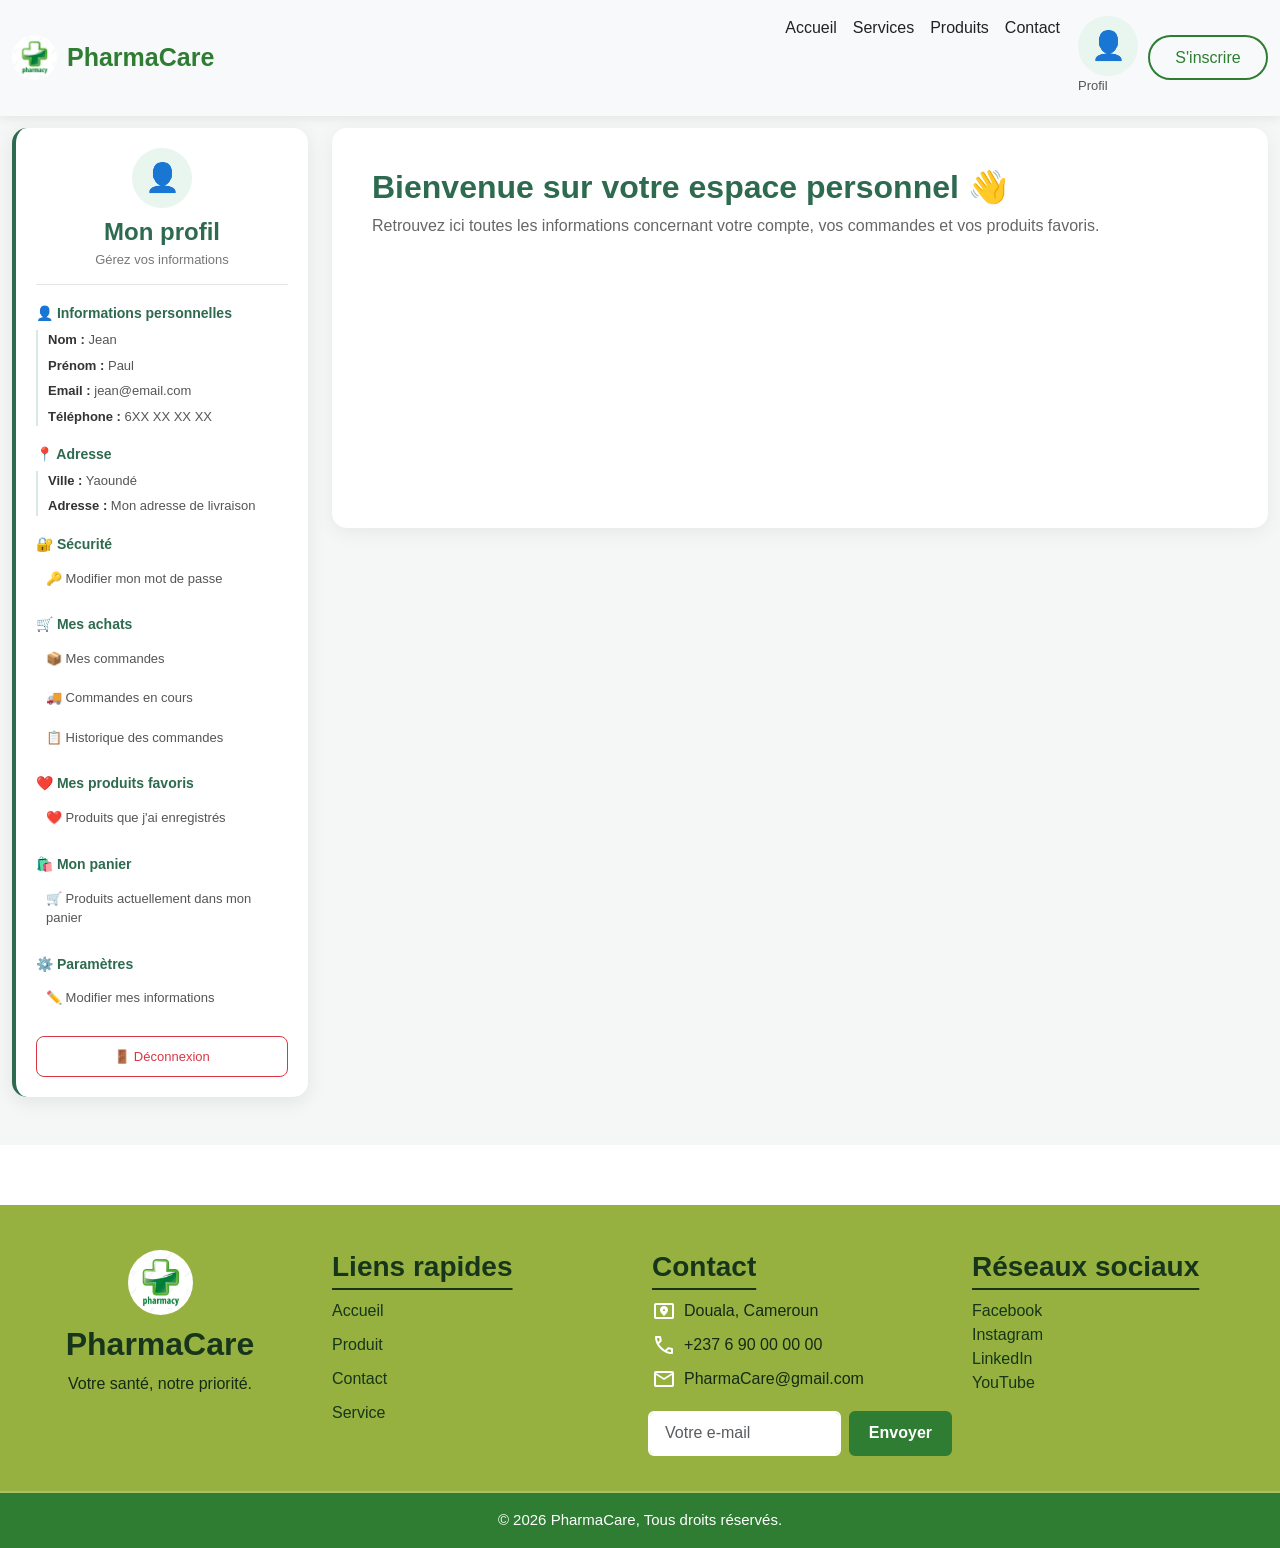
<file: profil.html>
<!DOCTYPE html>
<html lang="en">
<head>
    <meta charset="UTF-8">
    <meta name="viewport" content="width=device-width, initial-scale=1.0">
    <link href="https://cdn.jsdelivr.net/npm/bootstrap@5.0.2/dist/css/bootstrap.min.css" rel="stylesheet" integrity="sha384-EVSTQN3/azprG1Anm3QDgpJLIm9Nao0Yz1ztcQTwFspd3yD65VohhpuuCOmLASjC" crossorigin="anonymous">
    <script src="https://cdn.jsdelivr.net/npm/bootstrap@5.0.2/dist/js/bootstrap.bundle.min.js" integrity="sha384-MrcW6ZMFYlzcLA8Nl+NtUVF0sA7MsXsP1UyJoMp4YLEuNSfAP+JcXn/tWtIaxVXM" crossorigin="anonymous"></script>
    <title>Document</title>
    <link rel="stylesheet" href="css/profil.css">
</head>
<body>
    <header>
    <nav class="navbar navbar-expand-lg navbar-light bg-light fixed-top">

        <div class="container-fluid title">

            <!-- Logo -->
            <a class="navbar-brand" href="#">
                <img src="image/logo.jpg"
                     alt="Logo PharmaCare"
                     class="logo">
                PharmaCare
            </a>

            <!-- Bouton mobile -->
            <button class="navbar-toggler"
                    type="button"
                    data-bs-toggle="collapse"
                    data-bs-target="#navbarSupportedContent"
                    aria-controls="navbarSupportedContent"
                    aria-expanded="false"
                    aria-label="Toggle navigation">

                <span class="navbar-toggler-icon"></span>
            </button>

            <!-- Menu -->
            <div class="collapse navbar-collapse"
                 id="navbarSupportedContent">

                <ul class="navbar-nav ms-auto mb-2 mb-lg-0">

                    <li class="nav-item">
                        <a class="nav-link" href="index.html">
                            Accueil
                        </a>
                    </li>

                    <li class="nav-item">
                        <a class="nav-link" href="service.html">
                            Services
                        </a>
                    </li>

                    <li class="nav-item">
                        <a class="nav-link" href="produit.html">
                            Produits
                        </a>
                    </li>

                    <li class="nav-item">
                        <a class="nav-link" href="contact.html">
                            Contact
                        </a>
                    </li>

                    <!-- PROFIL DIFFÉRENT -->
                    <li class="nav-item profil-item">
                        <a class="profil-link" href="profil.html">

                            <span class="profil-icon">👤</span>

                            <span class="profil-text">
                                Profil
                            </span>

                        </a>
                    </li>

                </ul>

                <!-- Bouton inscription -->
                <a href="connexion.html" class="btn2">
                    S'inscrire
                </a>

            </div>

        </div>
    </nav>
</header>
<section class="profil-section py-5">
    <div class="container-fluid">
        <div class="row">

            <!-- MENU PROFIL À GAUCHE -->
            <div class="col-12 col-md-4 col-lg-3">

                <div class="profil-card">

                    <!-- En-tête -->
                    <div class="profil-header text-center">
                        <div class="profil-icon">👤</div>
                        <h4>Mon profil</h4>
                        <p>Gérez vos informations</p>
                    </div>

                    <!-- Informations personnelles -->
                    <div class="profil-menu">

                        <h6>👤 Informations personnelles</h6>

                        <div class="profil-info">
                            <p><strong>Nom :</strong> Jean</p>
                            <p><strong>Prénom :</strong> Paul</p>
                            <p><strong>Email :</strong> jean@email.com</p>
                            <p><strong>Téléphone :</strong> 6XX XX XX XX</p>
                        </div>

                        <!-- Adresse -->
                        <h6>📍 Adresse</h6>

                        <div class="profil-info">
                            <p><strong>Ville :</strong> Yaoundé</p>
                            <p><strong>Adresse :</strong> Mon adresse de livraison</p>
                        </div>

                        <!-- Sécurité -->
                        <h6>🔐 Sécurité</h6>

                        <a href="#" class="profil-link">
                            🔑 Modifier mon mot de passe
                        </a>

                        <!-- Achats -->
                        <h6>🛒 Mes achats</h6>

                        <a href="#" class="profil-link">
                            📦 Mes commandes
                        </a>

                        <a href="#" class="profil-link">
                            🚚 Commandes en cours
                        </a>

                        <a href="#" class="profil-link">
                            📋 Historique des commandes
                        </a>

                        <!-- Favoris -->
                        <h6>❤️ Mes produits favoris</h6>

                        <a href="#" class="profil-link">
                            ❤️ Produits que j'ai enregistrés
                        </a>

                        <!-- Panier -->
                        <h6>🛍️ Mon panier</h6>

                        <a href="#" class="profil-link">
                            🛒 Produits actuellement dans mon panier
                        </a>

                        <!-- Paramètres -->
                        <h6>⚙️ Paramètres</h6>

                        <a href="#" class="profil-link">
                            ✏️ Modifier mes informations
                        </a>

                        <!-- Déconnexion -->
                        <a href="#" class="logout-link">
                            🚪 Déconnexion
                        </a>

                    </div>

                </div>

            </div>

            <!-- ESPACE À DROITE -->
            <div class="col-12 col-md-8 col-lg-9">

                <div class="profil-content">

                    <h2>Bienvenue sur votre espace personnel 👋</h2>

                    <p>
                        Retrouvez ici toutes les informations concernant
                        votre compte, vos commandes et vos produits favoris.
                    </p>

                </div>

            </div>

        </div>
    </div>
</section>
<footer class="footer">
    <div class="footer-container container-fluid"><div class="row g-4">

        <!-- Logo -->
        <div class="footer-logo col-12 col-md-6 col-lg-3">
            <img src="image/logo.jpg" alt="Logo" class="logo">
            <h2> PharmaCare</h2>
            <p>Votre santé, notre priorité.</p>
        </div>

        <!-- Liens rapides -->
        <div class="footer-section col-12 col-md-6 col-lg-3">
            <h3>Liens rapides</h3>
            <ul>
                <li><a href="#">Accueil</a></li>
                <li><a href="#">Produit</a></li>
                <li><a href="#">Contact</a></li>
                <li><a href="#">Service</a></li>
            </ul>
        </div>

        <!-- Contact -->
        <div class="footer-section col-12 col-md-6 col-lg-3">
            <h3>Contact</h3>
            <div class="svg"><svg xmlns="http://www.w3.org/2000/svg" height="24px" viewBox="0 -960 960 960" width="24px" fill="white"><path d="M160-240h640v-480H160v480Zm0 80q-33 0-56.5-23.5T80-240v-480q0-33 23.5-56.5T160-800h640q33 0 56.5 23.5T880-720v480q0 33-23.5 56.5T800-160H160Zm0-80v-480 480Zm291.5-251.5Q440-503 440-520t11.5-28.5Q463-560 480-560t28.5 11.5Q520-537 520-520t-11.5 28.5Q497-480 480-480t-28.5-11.5ZM480-280q81-69 120.5-127.5T640-516q0-75-48.5-119.5T480-680q-63 0-111.5 44.5T320-516q0 50 39.5 108.5T480-280Z"/></svg> <p class="vag">Douala, Cameroun</p></div>
            
            <div class="svg"><svg xmlns="http://www.w3.org/2000/svg" height="24px" viewBox="0 -960 960 960" width="24px" fill="white"><path d="M798-120q-125 0-247-54.5T329-329Q229-429 174.5-551T120-798q0-18 12-30t30-12h162q14 0 25 9.5t13 22.5l26 140q2 16-1 27t-11 19l-97 98q20 37 47.5 71.5T387-386q31 31 65 57.5t72 48.5l94-94q9-9 23.5-13.5T670-390l138 28q14 4 23 14.5t9 23.5v162q0 18-12 30t-30 12ZM241-600l66-66-17-94h-89q5 41 14 81t26 79Zm358 358q39 17 79.5 27t81.5 13v-88l-94-19-67 67ZM241-600Zm358 358Z"/></svg><p>+237 6 90 00 00 00</p></div> 
            <div class="svg"><svg xmlns="http://www.w3.org/2000/svg" height="24px" viewBox="0 -960 960 960" width="24px" fill="white"><path d="M160-160q-33 0-56.5-23.5T80-240v-480q0-33 23.5-56.5T160-800h640q33 0 56.5 23.5T880-720v480q0 33-23.5 56.5T800-160H160Zm320-280L160-640v400h640v-400L480-440Zm0-80 320-200H160l320 200ZM160-640v-80 480-400Z"/></svg><p>PharmaCare@gmail.com</p></div>
            <div class="newsletter">
          <form class="newsletter-form row g-2">
        <input type="email" class="form-control col-12 col-md" placeholder="Votre e-mail" required>
        <button type="submit" class="btn col-12 col-md-auto">Envoyer</button>
         </form>
</div>
        </div>

        <!-- Réseaux sociaux -->
        <div class="footer-section col-12 col-md-6 col-lg-3">
            <h3>Réseaux sociaux</h3>
            <a href="#">Facebook</a><br>
            <a href="#">Instagram</a><br>
            <a href="#">LinkedIn</a><br>
            <a href="#">YouTube</a>
        </div>

    </div></div>
    <hr>
    <div class="footer-bottom">
        <p>&copy; 2026  PharmaCare, Tous droits réservés.</p>
    </div>
</footer>
</body>
</html>
</file>
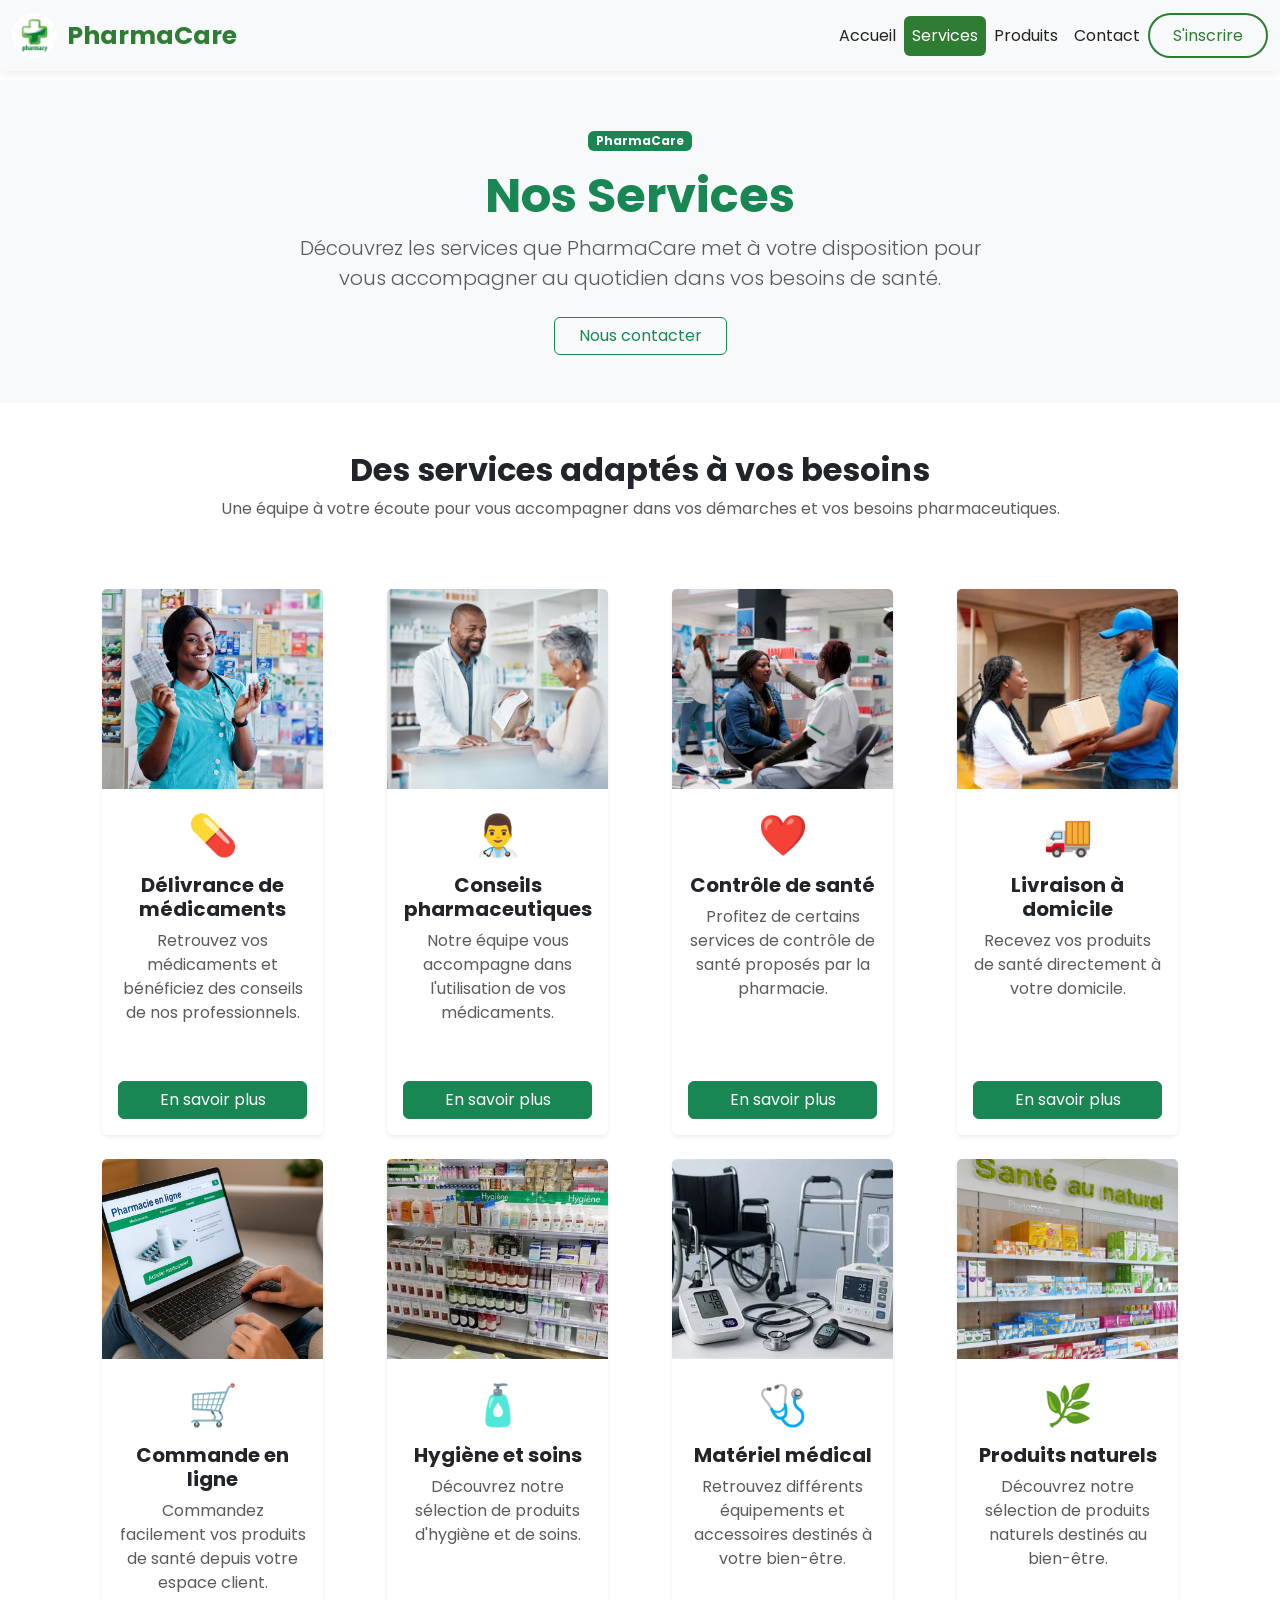
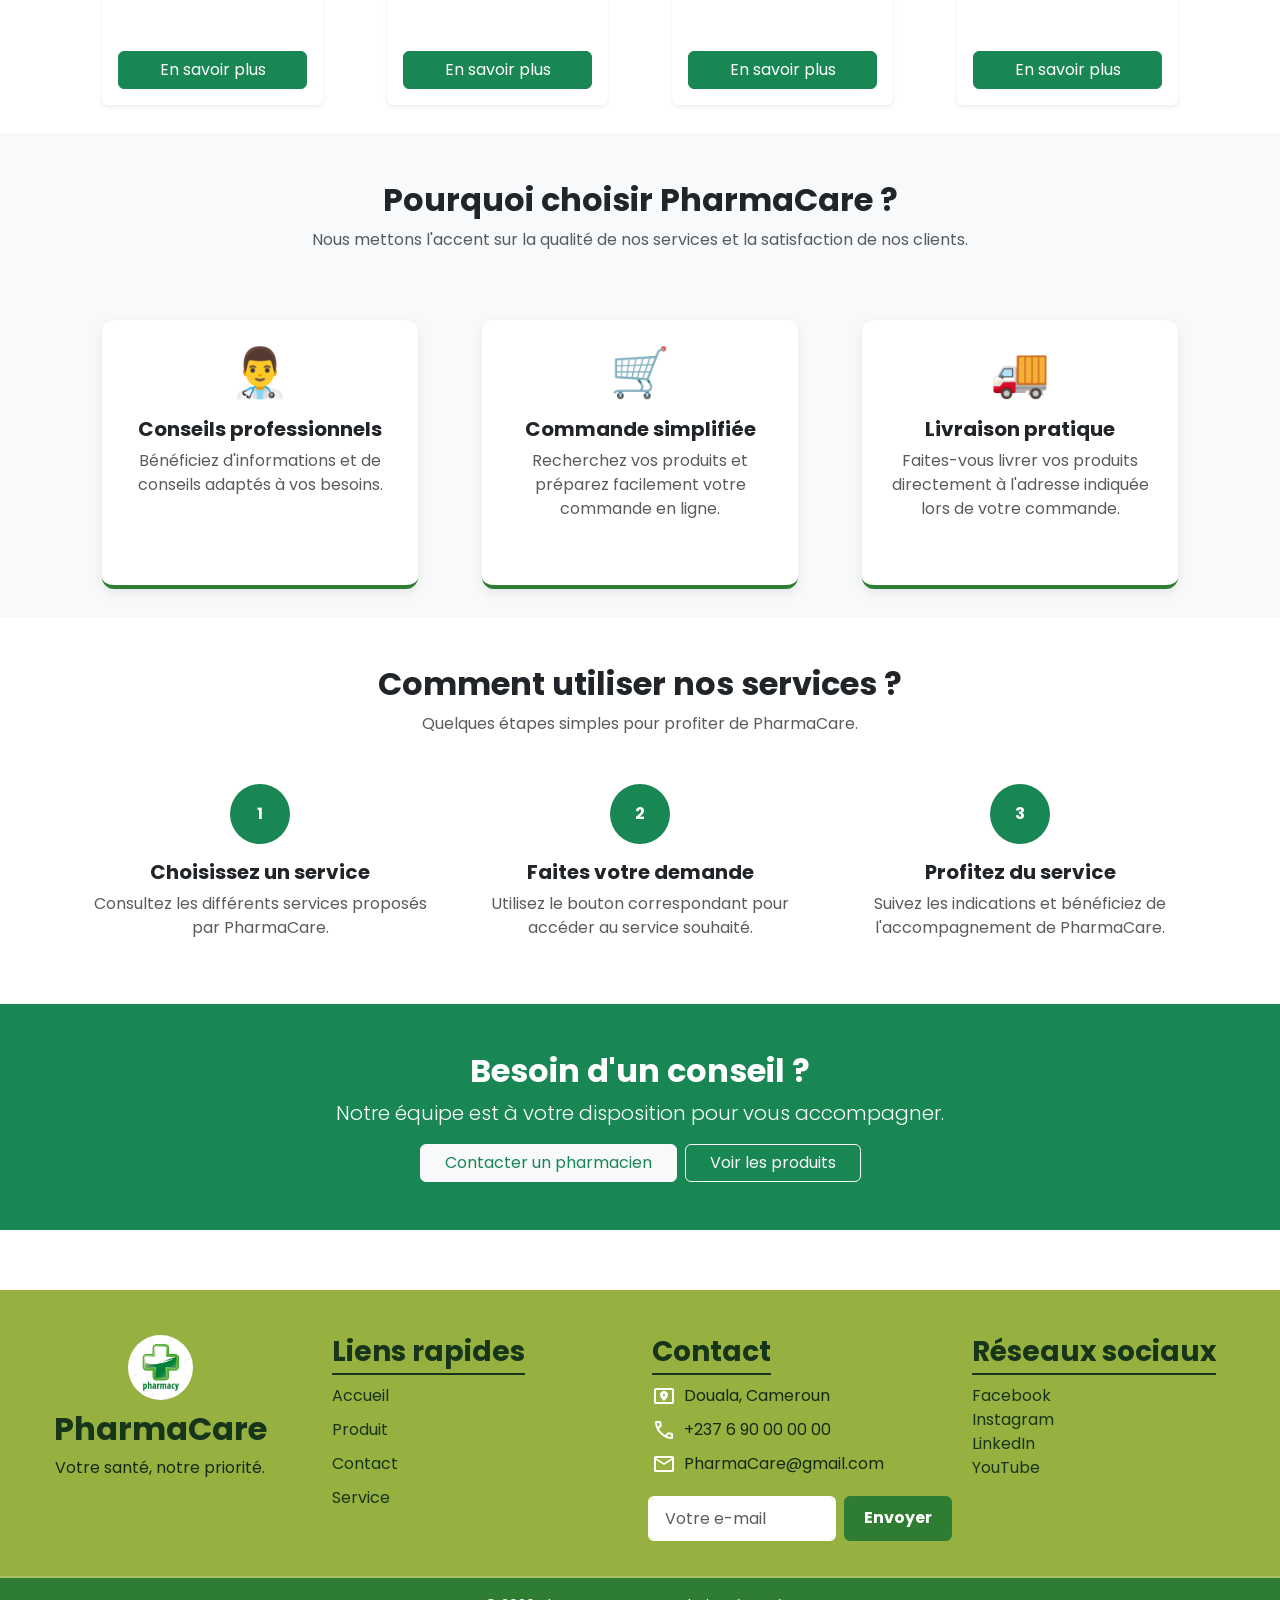
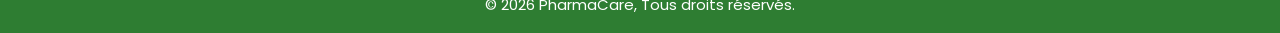
<file: service.html>
<!DOCTYPE html>
<html lang="en">
<head>
    <meta charset="UTF-8">
    <meta name="viewport" content="width=device-width, initial-scale=1.0">
    <link rel="preconnect" href="https://fonts.googleapis.com">
<link rel="preconnect" href="https://fonts.gstatic.com" crossorigin>
<link href="https://fonts.googleapis.com/css2?family=Poppins:ital,wght@0,100;0,200;0,300;0,400;0,500;0,600;0,700;0,800;0,900;1,100;1,200;1,300;1,400;1,500;1,600;1,700;1,800;1,900&display=swap" rel="stylesheet">
    <link href="https://cdn.jsdelivr.net/npm/bootstrap@5.0.2/dist/css/bootstrap.min.css" rel="stylesheet" integrity="sha384-EVSTQN3/azprG1Anm3QDgpJLIm9Nao0Yz1ztcQTwFspd3yD65VohhpuuCOmLASjC" crossorigin="anonymous">
    <script src="https://cdn.jsdelivr.net/npm/bootstrap@5.0.2/dist/js/bootstrap.bundle.min.js" integrity="sha384-MrcW6ZMFYlzcLA8Nl+NtUVF0sA7MsXsP1UyJoMp4YLEuNSfAP+JcXn/tWtIaxVXM" crossorigin="anonymous"></script>
   
    <title>Document</title>
    <link rel="stylesheet" href="css/service.css">
</head>
<body>
     <header>
    <nav class="navbar navbar-expand-lg navbar-light bg-light fixed-top">

        <div class="container-fluid title">

            <!-- Logo -->
            <a class="navbar-brand" href="#">
                <img src="image/logo.jpg" alt="Logo PharmaCare" class="logo">
                PharmaCare
            </a>

            <!-- Bouton mobile -->
            <button class="navbar-toggler" type="button"
                    data-bs-toggle="collapse"
                    data-bs-target="#navbarSupportedContent"
                    aria-controls="navbarSupportedContent"
                    aria-expanded="false"
                    aria-label="Toggle navigation">

                <span class="navbar-toggler-icon"></span>
            </button>

            <!-- Menu -->
            <div class="collapse navbar-collapse" id="navbarSupportedContent">

               <ul class="navbar-nav ms-auto mb-2 mb-lg-0">

                    <li class="nav-item">
                        <a class="nav-link" href="index.html">
                            Accueil
                        </a>
                    </li>

                    <li class="nav-item">
                        <a class="nav-link active" href="service.html">
                            Services
                        </a>
                    </li>

                    <li class="nav-item">
                        <a class="nav-link" href="produit.html">
                            Produits
                        </a>
                    </li>

                    <li class="nav-item">
                        <a class="nav-link" href="contact.html">
                            Contact
                        </a>
                    </li>
                </ul>

                <!-- Bouton inscription -->
                <a href="connexion.html" class="btn2">
                    S'inscrire
                </a>

            </div>

        </div>

    </nav>
</header>

<main>

    <!-- INTRODUCTION -->
    <section class="bg-light py-5">
        <div class="container text-center">

            <span class="badge bg-success mb-3">
                PharmaCare
            </span>

            <h1 class="display-5 fw-bold text-success">
                Nos Services
            </h1>

            <p class="lead text-muted mx-auto" style="max-width: 700px;">
                Découvrez les services que PharmaCare met à votre
                disposition pour vous accompagner au quotidien
                dans vos besoins de santé.
            </p>

            <div class="d-flex justify-content-center gap-2 flex-wrap mt-4">
        
                <a href="contact.html" class="btn btn-outline-success px-4">
                    Nous contacter
                </a>
            </div>

        </div>
    </section>


    <!-- SERVICES -->
    <section id="services" class="py-5">

        <div class="container">

            <div class="text-center mb-5">
                <h2 class="fw-bold">
                    Des services adaptés à vos besoins
                </h2>

                <p class="text-muted">
                    Une équipe à votre écoute pour vous accompagner
                    dans vos démarches et vos besoins pharmaceutiques.
                </p>
            </div>


            <div class="row g-4">


                <!-- SERVICE 1 -->
                <div class="col-12 col-sm-6 col-lg-3">

                    <div class="card border-0 shadow-sm h-100">

                        <img src="image/delivrance de médicament.jpg"
                             class="card-img-top"
                             style="height: 200px; object-fit: cover;"
                             alt="Délivrance de médicaments">

                        <div class="card-body text-center d-flex flex-column">

                            <div class="fs-1 text-success mb-2">
                                💊
                            </div>

                            <h3 class="h5 fw-bold">
                                Délivrance de médicaments
                            </h3>

                            <p class="text-muted">
                                Retrouvez vos médicaments et bénéficiez
                                des conseils de nos professionnels.
                            </p>

                            <button
                                class="btn btn-success mt-auto"
                                data-bs-toggle="modal"
                                data-bs-target="#modalMedicaments">
                                En savoir plus
                            </button>

                        </div>

                    </div>

                </div>
 <div class="modal" tabindex="-1" id="modalMedicaments">
  <div class="modal-dialog">
    <div class="modal-content">
      <div class="modal-header">
        <h5 class="modal-title">Délivrance de médicaments</h5>
        <button type="button" class="btn-close" data-bs-dismiss="modal" aria-label="Close"></button>
      </div>
    <div class="modal-body">
    <p>
        Notre pharmacie assure la délivrance de médicaments prescrits
        et de produits de santé adaptés aux besoins de chaque patient.
    </p>

    <ul>
        <li>Délivrance de médicaments sur ordonnance</li>
        <li>Vérification de la prescription</li>
        <li>Explication de la posologie et du mode d'utilisation</li>
        <li>Conseils sur les précautions à prendre</li>
        <li>Orientation vers un professionnel de santé si nécessaire</li>
    </ul>
</div>
      <div class="modal-footer">
        <button type="button" class="btn btn-secondary" data-bs-dismiss="modal">Close</button>
        <button type="button" class="btn btn-success">Voir les médicaments</button>
      </div>
    </div>
  </div>
</div>

                <!-- SERVICE 2 -->
                <div class="col-12 col-sm-6 col-lg-3">

                    <div class="card border-0 shadow-sm h-100">

                        <img src="image/conseil pharmaceutique.avif"
                             class="card-img-top"
                             style="height: 200px; object-fit: cover;"
                             alt="Conseils pharmaceutiques">

                        <div class="card-body text-center d-flex flex-column">

                            <div class="fs-1 text-success mb-2">
                                👨‍⚕️
                            </div>

                            <h3 class="h5 fw-bold">
                                Conseils pharmaceutiques
                            </h3>

                            <p class="text-muted">
                                Notre équipe vous accompagne dans
                                l'utilisation de vos médicaments.
                            </p>

                            <button
                                class="btn btn-success mt-auto"
                                data-bs-toggle="modal"
                                data-bs-target="#modalConseil">
                                En savoir plus
                            </button>

                        </div>

                    </div>

                </div>
<div class="modal" tabindex="-1" id="modalConseil">
  <div class="modal-dialog">
    <div class="modal-content">
      <div class="modal-header">
        <h5 class="modal-title">Conseils pharmaceutiques</h5>
        <button type="button" class="btn-close" data-bs-dismiss="modal" aria-label="Close"></button>
      </div>
      <div class="modal-body">
   
    <p>
        Notre équipe vous accompagne et vous conseille dans le choix
        et l'utilisation appropriée de vos produits de santé.
    </p>

    <ul>
        <li>Conseils sur l'utilisation des médicaments</li>
        <li>Informations sur les effets indésirables</li>
        <li>Conseils sur la posologie</li>
        <li>Conseils pour une meilleure observance du traitement</li>
        <li>Orientation vers un médecin en cas de besoin</li>
    </ul>
</div>
      <div class="modal-footer">
        <button type="button" class="btn btn-secondary" data-bs-dismiss="modal">Close</button>
        <button type="button" class="btn btn-success">Demander un conseil</button>
      </div>
    </div>
  </div>
</div>

                <!-- SERVICE 3 -->
                <div class="col-12 col-sm-6 col-lg-3">

                    <div class="card border-0 shadow-sm h-100">

                        <img src="image/controle de santé.avif"
                             class="card-img-top"
                             style="height: 200px; object-fit: cover;"
                             alt="Contrôle de santé">

                        <div class="card-body text-center d-flex flex-column">

                            <div class="fs-1 text-success mb-2">
                                ❤️
                            </div>

                            <h3 class="h5 fw-bold">
                                Contrôle de santé
                            </h3>

                            <p class="text-muted">
                                Profitez de certains services de contrôle
                                de santé proposés par la pharmacie.
                            </p>

                            <button
                                class="btn btn-success mt-auto"
                                data-bs-toggle="modal"
                                data-bs-target="#modalSante">
                                En savoir plus
                            </button>

                        </div>

                    </div>

                </div>
<div class="modal" tabindex="-1" id="modalSante">
  <div class="modal-dialog">
    <div class="modal-content">
      <div class="modal-header">
        <h5 class="modal-title">Contrôle de santé</h5>
        <button type="button" class="btn-close" data-bs-dismiss="modal" aria-label="Close"></button>
      </div>
      <div class="modal-body">
    
    <p>
        Nous proposons des contrôles simples permettant de suivre
        certains indicateurs de santé et de mieux prévenir les risques.
    </p>

    <ul>
        <li>Mesure de la tension artérielle</li>
        <li>Contrôle de la glycémie</li>
        <li>Mesure du poids</li>
        <li>Calcul de l'IMC</li>
        <li>Conseils de prévention et d'hygiène de vie</li>
    </ul>
</div>
      <div class="modal-footer">
        <button type="button" class="btn btn-secondary" data-bs-dismiss="modal">Close</button>
        <button type="button" class="btn btn-success">Prendre rendez-vous</button>
      </div>
    </div>
  </div>
</div>

                <!-- SERVICE 4 -->
                <div class="col-12 col-sm-6 col-lg-3">

                    <div class="card border-0 shadow-sm h-100">

                        <img src="image/livraison.jpg"
                             class="card-img-top"
                             style="height: 200px; object-fit: cover;"
                             alt="Livraison à domicile">

                        <div class="card-body text-center d-flex flex-column">

                            <div class="fs-1 text-success mb-2">
                                🚚
                            </div>

                            <h3 class="h5 fw-bold">
                                Livraison à domicile
                            </h3>

                            <p class="text-muted">
                                Recevez vos produits de santé directement
                                à votre domicile.
                            </p>

                            <button
                                class="btn btn-success mt-auto"
                                data-bs-toggle="modal"
                                data-bs-target="#modalLivraison">
                                En savoir plus
                            </button>

                        </div>

                    </div>

                </div>
<div class="modal" tabindex="-1" id="modalLivraison">
  <div class="modal-dialog">
    <div class="modal-content">
      <div class="modal-header">
        <h5 class="modal-title">Livraison à domicile</h5>
        <button type="button" class="btn-close" data-bs-dismiss="modal" aria-label="Close"></button>
      </div>
      <div class="modal-body">
    
    <p>
        Faites-vous livrer vos produits de santé directement à votre
        domicile, selon les conditions et la zone de livraison proposées
        par notre pharmacie.
    </p>

    <ul>
        <li>Livraison de médicaments et produits disponibles</li>
        <li>Livraison à l'adresse indiquée</li>
        <li>Suivi de la commande</li>
        <li>Service pratique pour les personnes à mobilité réduite</li>
        <li>Respect des conditions de conservation des produits</li>
    </ul>
</div>
      <div class="modal-footer">
        <button type="button" class="btn btn-secondary" data-bs-dismiss="modal">Close</button>
        <button type="button" class="btn btn-success">Commander</button>
      </div>
    </div>
  </div>
</div>

                <!-- SERVICE 5 -->
                <div class="col-12 col-sm-6 col-lg-3">

                    <div class="card border-0 shadow-sm h-100">

                        <img src="image/Commande en ligne.png"
                             class="card-img-top"
                             style="height: 200px; object-fit: cover;"
                             alt="Commande en ligne">

                        <div class="card-body text-center d-flex flex-column">

                            <div class="fs-1 text-success mb-2">
                                🛒
                            </div>

                            <h3 class="h5 fw-bold">
                                Commande en ligne
                            </h3>

                            <p class="text-muted">
                                Commandez facilement vos produits de santé
                                depuis votre espace client.
                            </p>

                            <button
                                class="btn btn-success mt-auto"
                                data-bs-toggle="modal"
                                data-bs-target="#modalCommande">
                                En savoir plus
                            </button>

                        </div>

                    </div>

                </div>
<div class="modal" tabindex="-1" id="modalCommande">
  <div class="modal-dialog">
    <div class="modal-content">
      <div class="modal-header">
        <h5 class="modal-title">Commande en ligne</h5>
        <button type="button" class="btn-close" data-bs-dismiss="modal" aria-label="Close"></button>
      </div>
      <div class="modal-body">
   
    <p>
        Commandez facilement vos produits de santé depuis notre
        plateforme en ligne et gagnez du temps.
    </p>

    <ul>
        <li>Consultation des produits disponibles</li>
        <li>Ajout des produits au panier</li>
        <li>Validation de la commande</li>
        <li>Choix du mode de livraison ou de retrait</li>
        <li>Suivi de l'état de la commande</li>
    </ul>
</div>
      <div class="modal-footer">
        <button type="button" class="btn btn-secondary" data-bs-dismiss="modal">Close</button>
        <button type="button" class="btn btn-success">Voir les produits</button>
      </div>
    </div>
  </div>
</div>

                <!-- SERVICE 6 -->
                <div class="col-12 col-sm-6 col-lg-3">

                    <div class="card border-0 shadow-sm h-100">

                        <img src="image/Hygiène et soins.webp"
                             class="card-img-top"
                             style="height: 200px; object-fit: cover;"
                             alt="Hygiène et soins">

                        <div class="card-body text-center d-flex flex-column">

                            <div class="fs-1 text-success mb-2">
                                🧴
                            </div>

                            <h3 class="h5 fw-bold">
                                Hygiène et soins
                            </h3>

                            <p class="text-muted">
                                Découvrez notre sélection de produits
                                d'hygiène et de soins.
                            </p>

                            <button
                                class="btn btn-success mt-auto"
                                data-bs-toggle="modal"
                                data-bs-target="#modalHygiene">
                                En savoir plus
                            </button>

                        </div>

                    </div>

                </div>
<div class="modal" tabindex="-1" id="modalHygiene">
  <div class="modal-dialog">
    <div class="modal-content">
      <div class="modal-header">
        <h5 class="modal-title">Hygiène et soins</h5>
        <button type="button" class="btn-close" data-bs-dismiss="modal" aria-label="Close"></button>
      </div>
      <div class="modal-body">
    
    <p>
        Découvrez une sélection de produits destinés à l'hygiène
        quotidienne et aux soins du corps.
    </p>

    <ul>
        <li>Produits d'hygiène corporelle</li>
        <li>Soins du visage et du corps</li>
        <li>Produits pour l'hygiène bucco-dentaire</li>
        <li>Produits de soins capillaires</li>
        <li>Conseils pour choisir les produits adaptés</li>
    </ul>
</div>
      <div class="modal-footer">
        <button type="button" class="btn btn-secondary" data-bs-dismiss="modal">Close</button>
        <button type="button" class="btn btn-success">Découvrir les produits</button>
      </div>
    </div>
  </div>
</div>

                <!-- SERVICE 7 -->
                <div class="col-12 col-sm-6 col-lg-3">

                    <div class="card border-0 shadow-sm h-100">

                        <img src="image/matériel médical.webp"
                             class="card-img-top"
                             style="height: 200px; object-fit: cover;"
                             alt="Matériel médical">

                        <div class="card-body text-center d-flex flex-column">

                            <div class="fs-1 text-success mb-2">
                                🩺
                            </div>

                            <h3 class="h5 fw-bold">
                                Matériel médical
                            </h3>

                            <p class="text-muted">
                                Retrouvez différents équipements et
                                accessoires destinés à votre bien-être.
                            </p>

                            <button
                                class="btn btn-success mt-auto"
                                data-bs-toggle="modal"
                                data-bs-target="#modalMateriel">
                                En savoir plus
                            </button>

                        </div>

                    </div>

                </div>
<div class="modal" tabindex="-1" id="modalMateriel">
  <div class="modal-dialog">
    <div class="modal-content">
      <div class="modal-header">
        <h5 class="modal-title">Matériel médical</h5>
        <button type="button" class="btn-close" data-bs-dismiss="modal" aria-label="Close"></button>
      </div>
      <div class="modal-body">
    <h5 class="fw-bold">Matériel médical</h5>
    <p>
        Nous proposons différents équipements et accessoires médicaux
        destinés aux soins et au suivi de la santé à domicile.
    </p>

    <ul>
        <li>Tensiomètres</li>
        <li>Thermomètres</li>
        <li>Lecteurs de glycémie</li>
        <li>Matériel de premiers soins</li>
        <li>Accessoires et équipements de soins à domicile</li>
    </ul>
</div>
      <div class="modal-footer">
        <button type="button" class="btn btn-secondary" data-bs-dismiss="modal">Close</button>
        <button type="button" class="btn btn-success">Voir le matériel</button>
      </div>
    </div>
  </div>
</div>

                <!-- SERVICE 8 -->
                <div class="col-12 col-sm-6 col-lg-3">

                    <div class="card border-0 shadow-sm h-100">

                        <img src="image/produit naturel.jpg"
                             class="card-img-top"
                             style="height: 200px; object-fit: cover;"
                             alt="Produits naturels">

                        <div class="card-body text-center d-flex flex-column">

                            <div class="fs-1 text-success mb-2">
                                🌿
                            </div>

                            <h3 class="h5 fw-bold">
                                Produits naturels
                            </h3>

                            <p class="text-muted">
                                Découvrez notre sélection de produits
                                naturels destinés au bien-être.
                            </p>

                            <button
                                class="btn btn-success mt-auto"
                                data-bs-toggle="modal"
                                data-bs-target="#modalNaturel">
                                En savoir plus
                            </button>

                        </div>

                    </div>

                </div>
                <div class="modal" tabindex="-1" id="modalNaturel">
  <div class="modal-dialog">
    <div class="modal-content">
      <div class="modal-header">
        <h5 class="modal-title">Produits naturels</h5>
        <button type="button" class="btn-close" data-bs-dismiss="modal" aria-label="Close"></button>
      </div>
      <div class="modal-body">
    
    <p>
        Découvrez notre sélection de produits d'origine naturelle
        destinés au bien-être et aux soins du quotidien.
    </p>

    <ul>
        <li>Infusions et plantes</li>
        <li>Huiles essentielles</li>
        <li>Produits de soins naturels</li>
        <li>Produits de bien-être</li>
        <li>Conseils sur l'utilisation des produits</li>
    </ul>

    <div class="alert alert-warning mt-3">
        <strong>Attention :</strong> les produits naturels ne remplacent
        pas un traitement médical prescrit. Demandez conseil à un
        professionnel de santé en cas de doute.
    </div>
</div>
      <div class="modal-footer">
        <button type="button" class="btn btn-secondary" data-bs-dismiss="modal">Close</button>
        <button type="button" class="btn btn-success"> Découvrir</button>
      </div>
    </div>
  </div>
</div>

            </div>

        </div>

    </section>


    <!-- POURQUOI PHARMACARE -->
    <section class="bg-light py-5">

        <div class="container">

            <div class="text-center mb-5">

                <h2 class="fw-bold">
                    Pourquoi choisir PharmaCare ?
                </h2>

                <p class="text-muted">
                    Nous mettons l'accent sur la qualité de nos services
                    et la satisfaction de nos clients.
                </p>

            </div>


            <div class="row g-4">

                <div class="col-12 col-md-4  ">

                    <div class="card service-card border-0 shadow-sm h-100 text-center p-4">

                        <div class="display-5 text-success">
                            👨‍⚕️
                        </div>

                        <h3 class="h5 fw-bold mt-3">
                            Conseils professionnels
                        </h3>

                        <p class="text-muted mb-0">
                            Bénéficiez d'informations et de conseils
                            adaptés à vos besoins.
                        </p>

                    </div>

                </div>


                <div class="col-12 col-md-4 ">

                    <div class="card service-card border-0 shadow-sm h-100 text-center p-4">

                        <div class="display-5 text-success">
                            🛒
                        </div>

                        <h3 class="h5 fw-bold mt-3">
                            Commande simplifiée
                        </h3>

                        <p class="text-muted mb-0">
                            Recherchez vos produits et préparez facilement
                            votre commande en ligne.
                        </p>

                    </div>

                </div>


                <div class="col-12 col-md-4 ">

                    <div class="card service-card border-0 shadow-sm h-100 text-center p-4">

                        <div class="display-5 text-success">
                            🚚
                        </div>

                        <h3 class="h5 fw-bold mt-3">
                            Livraison pratique
                        </h3>

                        <p class="text-muted mb-0">
                            Faites-vous livrer vos produits directement
                            à l'adresse indiquée lors de votre commande.
                        </p>

                    </div>

                </div>

            </div>

        </div>

    </section>


    <!-- COMMENT ÇA MARCHE -->
    <section class="py-5">

        <div class="container">

            <div class="text-center mb-5">

                <h2 class="fw-bold">
                    Comment utiliser nos services ?
                </h2>

                <p class="text-muted">
                    Quelques étapes simples pour profiter de PharmaCare.
                </p>

            </div>


            <div class="row g-4 text-center">

                <div class="col-12 col-md-4">

                    <div class="rounded-circle bg-success text-white
                                d-flex align-items-center justify-content-center
                                mx-auto mb-3"
                         style="width: 60px; height: 60px;">

                        <strong>1</strong>

                    </div>

                    <h3 class="h5 fw-bold">
                        Choisissez un service
                    </h3>

                    <p class="text-muted">
                        Consultez les différents services proposés
                        par PharmaCare.
                    </p>

                </div>


                <div class="col-12 col-md-4">

                    <div class="rounded-circle bg-success text-white
                                d-flex align-items-center justify-content-center
                                mx-auto mb-3"
                         style="width: 60px; height: 60px;">

                        <strong>2</strong>

                    </div>

                    <h3 class="h5 fw-bold">
                        Faites votre demande
                    </h3>

                    <p class="text-muted">
                        Utilisez le bouton correspondant pour accéder
                        au service souhaité.
                    </p>

                </div>


                <div class="col-12 col-md-4">

                    <div class="rounded-circle bg-success text-white
                                d-flex align-items-center justify-content-center
                                mx-auto mb-3"
                         style="width: 60px; height: 60px;">

                        <strong>3</strong>

                    </div>

                    <h3 class="h5 fw-bold">
                        Profitez du service
                    </h3>

                    <p class="text-muted">
                        Suivez les indications et bénéficiez
                        de l'accompagnement de PharmaCare.
                    </p>

                </div>

            </div>

        </div>

    </section>


    <!-- APPEL À L'ACTION -->
    <section class="bg-success text-white py-5">

        <div class="container text-center">

            <h2 class="fw-bold">
                Besoin d'un conseil ?
            </h2>

            <p class="lead">
                Notre équipe est à votre disposition pour vous accompagner.
            </p>

            <div class="d-flex justify-content-center gap-2 flex-wrap">

                <a href="contact.html" class="btn btn-light text-success px-4">
                    Contacter un pharmacien
                </a>

                <a href="produit.html" class="btn btn-outline-light px-4">
                    Voir les produits
                </a>

            </div>

        </div>

    </section>

</main>
<footer class="footer">
    <div class="footer-container container-fluid"><div class="row g-4">

        <!-- Logo -->
        <div class="footer-logo col-12 col-md-6 col-lg-3">
            <img src="image/logo.jpg" alt="Logo" class="logo">
            <h2> PharmaCare</h2>
            <p>Votre santé, notre priorité.</p>
        </div>

        <!-- Liens rapides -->
        <div class="footer-section col-12 col-md-6 col-lg-3">
            <h3>Liens rapides</h3>
            <ul>
                <li><a href="#">Accueil</a></li>
                <li><a href="#">Produit</a></li>
                <li><a href="#">Contact</a></li>
                <li><a href="#">Service</a></li>
            </ul>
        </div>

        <!-- Contact -->
        <div class="footer-section col-12 col-md-6 col-lg-3">
            <h3>Contact</h3>
            <div class="svg"><svg xmlns="http://www.w3.org/2000/svg" height="24px" viewBox="0 -960 960 960" width="24px" fill="white"><path d="M160-240h640v-480H160v480Zm0 80q-33 0-56.5-23.5T80-240v-480q0-33 23.5-56.5T160-800h640q33 0 56.5 23.5T880-720v480q0 33-23.5 56.5T800-160H160Zm0-80v-480 480Zm291.5-251.5Q440-503 440-520t11.5-28.5Q463-560 480-560t28.5 11.5Q520-537 520-520t-11.5 28.5Q497-480 480-480t-28.5-11.5ZM480-280q81-69 120.5-127.5T640-516q0-75-48.5-119.5T480-680q-63 0-111.5 44.5T320-516q0 50 39.5 108.5T480-280Z"/></svg> <p class="vag">Douala, Cameroun</p></div>
            
            <div class="svg"><svg xmlns="http://www.w3.org/2000/svg" height="24px" viewBox="0 -960 960 960" width="24px" fill="white"><path d="M798-120q-125 0-247-54.5T329-329Q229-429 174.5-551T120-798q0-18 12-30t30-12h162q14 0 25 9.5t13 22.5l26 140q2 16-1 27t-11 19l-97 98q20 37 47.5 71.5T387-386q31 31 65 57.5t72 48.5l94-94q9-9 23.5-13.5T670-390l138 28q14 4 23 14.5t9 23.5v162q0 18-12 30t-30 12ZM241-600l66-66-17-94h-89q5 41 14 81t26 79Zm358 358q39 17 79.5 27t81.5 13v-88l-94-19-67 67ZM241-600Zm358 358Z"/></svg><p>+237 6 90 00 00 00</p></div> 
            <div class="svg"><svg xmlns="http://www.w3.org/2000/svg" height="24px" viewBox="0 -960 960 960" width="24px" fill="white"><path d="M160-160q-33 0-56.5-23.5T80-240v-480q0-33 23.5-56.5T160-800h640q33 0 56.5 23.5T880-720v480q0 33-23.5 56.5T800-160H160Zm320-280L160-640v400h640v-400L480-440Zm0-80 320-200H160l320 200ZM160-640v-80 480-400Z"/></svg><p>PharmaCare@gmail.com</p></div>
            <div class="newsletter">
          <form class="newsletter-form row g-2">
        <input type="email" class="form-control col-12 col-md" placeholder="Votre e-mail" required>
        <button type="submit" class="btn col-12 col-md-auto">Envoyer</button>
         </form>
</div>
        </div>

        <!-- Réseaux sociaux -->
        <div class="footer-section col-12 col-md-6 col-lg-3">
            <h3>Réseaux sociaux</h3>
            <a href="#">Facebook</a><br>
            <a href="#">Instagram</a><br>
            <a href="#">LinkedIn</a><br>
            <a href="#">YouTube</a>
        </div>

    </div></div>
    <hr>
    <div class="footer-bottom">
        <p>&copy; 2026  PharmaCare, Tous droits réservés.</p>
    </div>
</footer>
</body>
</html>
</file>
<file: css/style.css>
:root {
    --vert-principal: #2E7D32;
    --vert-clair: #96B140;
    --vert-tres-clair: #F3F8E8;
    --fond-carte: #F7F9F7;
    --texte: #17351A;
    --blanc: #FFFFFF;
    --ombre: rgba(46, 125, 50, 0.15);
}

* {
    box-sizing: border-box;
}

body {
    font-family: Poppins, sans-serif;
    padding-top: 80px;
    margin: 0;
    color: var(--texte);
    background-color: var(--blanc);
    overflow-x: hidden;
}

/* =========================
   NAVBAR
========================= */

.navbar {
    position: fixed;
    top: 0;
    left: 0;
    width: 100%;
    z-index: 1050;
    box-shadow: 0 2px 10px rgba(0, 0, 0, 0.08);
}

.logo {
    width: 45px;
    height: 45px;
    border-radius: 50%;
    object-fit: cover;
}

.navbar-brand {
    display: flex;
    align-items: center;
    gap: 10px;
    font-size: 25px;
    font-weight: bold;
    color: var(--vert-principal) !important;
}

.nav-link {
    color: #222 !important;
    border-radius: 6px;
    transition: 0.3s;
}

.nav-link:hover,
.nav-link.active {
    background-color: var(--vert-principal);
    color: var(--blanc) !important;
}

.btn2 {
    text-decoration: none;
    color: var(--vert-principal);
    border: 2px solid var(--vert-principal);
    width: 120px;
    min-height: 45px;
    border-radius: 30px;
    display: flex;
    align-items: center;
    justify-content: center;
    transition: 0.3s;
}

.btn2:hover {
    background-color: var(--vert-principal);
    color: var(--blanc);
}

/* =========================
   CAROUSEL
========================= */

.carousel-item {
    height: 600px;
}

.carousel-item img {
    width: 100%;
    height: 100%;
    object-fit: cover;
}

.carousel-caption {
    display: flex;
    align-items: center;
    justify-content: center;
    flex-direction: column;

    left: 10%;
    right: 10%;
    bottom: 15%;
    width: 80%;
    min-height: 180px;
    padding: 25px;

    background-color: rgba(255, 255, 255, 0.72);
    border-radius: 18px;
}

.carousel-caption h1 {
    color: var(--vert-principal);
    font-weight: bold;
    font-size: clamp(25px, 4vw, 50px);
}

.carousel-caption p {
    color: #17351A;
}

/* =========================
   TITRES
========================= */

.section2,
.modifier,
.choix,
.marche {
    text-align: center;
    font-weight: 700;
    color: var(--vert-principal);
}

.section2::after,
.modifier::after,
.choix::after,
.marche::after {
    content: "";
    display: block;
    width: 70px;
    height: 4px;
    margin: 10px auto 0;
    background-color: var(--vert-clair);
    border-radius: 10px;
}

/* =========================
   CATEGORIES
   Bootstrap gère les colonnes.
========================= */

.categorie {
    width: 100%;
}

.pharma {
    min-height: 250px;
    padding: 25px 15px;

    background-color: var(--fond-carte);
    border-left: 5px solid var(--vert-principal);
    border-radius: 16px;

    display: flex;
    align-items: center;
    justify-content: center;
    flex-direction: column;

    text-align: center;
    color: var(--texte);

    box-shadow: 0 5px 15px var(--ombre);
    transition: transform 0.3s, box-shadow 0.3s;
}

.pharma:hover {
    transform: translateY(-6px);
    box-shadow: 0 10px 25px rgba(46, 125, 50, 0.22);
}

.catégories {
    width: 100%;
    max-width: 150px;
    height: 120px;
    margin-bottom: 15px;
    object-fit: contain;
}

.pharma span {
    font-weight: 600;
    font-size: 16px;
}

/* =========================
   SERVICES
========================= */

.section-service {
    width: 100%;
}

.service {
    min-width: 0;
}

.service-card {
    border-top: 5px solid var(--vert-principal);
    border-radius: 16px;
    background-color: var(--fond-carte);

    text-align: center;
    padding: 25px 20px;

    box-shadow: 0 6px 18px var(--ombre);

    transition: transform 0.3s, box-shadow 0.3s;
}

.service-card:hover {
    transform: translateY(-6px);
    box-shadow: 0 12px 25px rgba(46, 125, 50, 0.22);
}

.service-img {
    width: 180px;
    height: 180px;
    border-radius: 50%;
    object-fit: cover;
}

.service h4 {
    margin-top: 20px;
    margin-bottom: 15px;
    color: var(--vert-principal);
    font-weight: 700;
}

.service p {
    margin-bottom: 0;
    line-height: 1.6;
}

/* =========================
   POURQUOI NOUS CHOISIR
========================= */

.produits {
    min-height: 100px;
    padding: 20px;

    border-bottom: 5px solid var(--vert-principal);
    border-radius: 14px;

    display: flex;
    justify-content: center;
    align-items: center;

    background-color: var(--vert-tres-clair);

    text-align: center;
    font-weight: 600;

    box-shadow: 0 4px 12px var(--ombre);
}

/* =========================
   COMMENT CA MARCHE
========================= */

.option {
    min-height: 110px;
    padding: 20px;

    border-top: 5px solid var(--vert-clair);
    border-radius: 14px;

    display: flex;
    justify-content: center;
    align-items: center;

    background-color: #F4FAF0;

    text-align: center;
    font-weight: 600;

    box-shadow: 0 4px 12px var(--ombre);
}

/* =========================
   FOOTER
========================= */

footer {
    background-color: var(--vert-clair);
    color: #142A15;
    margin-top: 60px;
    padding-top: 45px;
}

.footer-container {
    width: 100%;
}

.footer-logo {
    text-align: center;
}

.footer-logo .logo {
    width: 65px;
    height: 65px;
}

.footer-logo h2 {
    color: #17351A;
    font-weight: 700;
    margin-top: 10px;
}

.footer-section h3 {
    margin-bottom: 15px;
    color: #17351A;
    font-weight: 700;
}

.footer-section ul {
    padding: 0;
    margin: 0;
    list-style: none;
}

.footer-section ul li {
    margin-bottom: 10px;
}

.footer-section a {
    text-decoration: none;
    color: #17351A;
    transition: 0.3s;
}

.footer-section a:hover {
    color: var(--blanc);
    padding-left: 5px;
}

.svg {
    display: flex;
    align-items: center;
    gap: 8px;
    width: 100%;
    margin-bottom: 10px;
}

.svg p {
    margin: 0;
    overflow-wrap: anywhere;
}

.vag {
    margin-left: 5px;
}

.newsletter-form {
    margin-top: 15px;
}

.newsletter-form input {
    min-height: 42px;
    border: 2px solid rgba(46, 125, 50, 0.25);
    border-radius: 8px;
    outline: none;
}

.newsletter-form input:focus {
    border-color: var(--vert-principal);
    box-shadow: 0 0 0 0.2rem rgba(46, 125, 50, 0.15);
}

.newsletter-form button {
    min-height: 42px;
    background-color: var(--vert-principal);
    color: var(--blanc);
    border: 2px solid var(--vert-principal);
    border-radius: 8px;
    font-weight: 600;
    transition: 0.3s;
}

.newsletter-form button:hover {
    background-color: var(--blanc);
    color: var(--vert-principal);
}

/* =========================
   LIGNE ET COPYRIGHT
========================= */

footer hr {
    border: 0;
    height: 2px;
    background-color: rgba(255, 255, 255, 0.8);
    margin: 35px 0 0;
}

.footer-bottom {
    min-height: 55px;
    padding: 12px 15px;

    display: flex;
    justify-content: center;
    align-items: center;

    background-color: var(--vert-principal);
    color: var(--blanc);

    text-align: center;
    font-size: 15px;
}

.footer-bottom p {
    margin: 0;
}
</file>
<file: css/connexion.css>
.connexion-container {
    width: 400px;
    background-color: white;
    border-radius: 20px;
    overflow: hidden;
    box-shadow: 0 10px 30px rgba(0, 0, 0, 0.15);
    margin: 50px auto;
}

.head {
    background-color: #2E7D32;
    color: white;
    text-align: center;
    padding: 35px 25px;
}

.logo {
    font-size: 30px;
    font-weight: bold;
    margin-bottom: 15px;
}


.head p {
    margin-bottom: 10px;
}


.head h2 {
    margin: 0;
    font-size: 28px;
}

.fin {
    padding: 35px;
}


.champ {
    margin-bottom: 20px;
}


.champ label {
    display: block;
    margin-bottom: 8px;
    font-weight: bold;
    color: #333;
}


.champ input {
    width: 100%;
    padding: 12px;
    border: 1px solid #ccc;
    border-radius: 8px;
    box-sizing: border-box;
    outline: none;
    transition: 0.3s;
}


.champ input:focus {
    border-color: #2E7D32;
    box-shadow: 0 0 0 3px rgba(46, 125, 50, 0.12);
}


.oublie {
    text-align: right;
    margin-bottom: 20px;
}


.oublie a {
    color: #2E7D32;
    text-decoration: none;
    font-size: 14px;
}


.oublie a:hover {
    text-decoration: underline;
}


button {
    width: 100%;
    padding: 13px;
    border: none;
    border-radius: 8px;
    background-color: #2E7D32;
    color: white;
    font-weight: bold;
    font-size: 16px;
    cursor: pointer;
    box-shadow: 0 5px 0 #1B5E20;
    transition: 0.2s;
}

button:hover {
    background-color: #388E3C;
    transform: translateY(-2px);
}


.inscription {
    text-align: center;
    margin-top: 25px;
}


.inscription p {
    display: inline;
    color: #666;
    font-size: 14px;
}


.inscription a {
    display: inline-block;
    margin-left: 5px;

    color: #2E7D32;

    font-weight: bold;

    text-decoration: none;
}


.inscription a:hover {
    text-decoration: underline;
}
</file>
<file: css/contact.css>
:root {
    --vert-principal: #2E7D32;
    --vert-clair: #96B140;
    --vert-tres-clair: #F3F8E8;
    --fond-carte: #F7F9F7;
    --texte: #17351A;
    --blanc: #FFFFFF;
    --ombre: rgba(46, 125, 50, 0.15);
}

body{
    font-family: poppins;
    padding-top: 80px;
}
.logo {
    width: 45px;
    height: 45px;
    border-radius: 50%;
    object-fit: cover;
    
}
.navbar {
    position: fixed;
    top: 0;
    left: 0;
    width: 100%;
    z-index: 1050;
    box-shadow: 0 2px 10px rgba(0, 0, 0, 0.08);
}

.logo {
    width: 45px;
    height: 45px;
    border-radius: 50%;
    object-fit: cover;
}

.navbar-brand {
    display: flex;
    align-items: center;
    gap: 10px;
    font-size: 25px;
    font-weight: bold;
    color: var(--vert-principal) !important;
}

.nav-link {
    color: #222 !important;
    border-radius: 6px;
    transition: 0.3s;
}

.nav-link:hover,
.nav-link.active {
    background-color: var(--vert-principal);
    color: var(--blanc) !important;
}

.btn2 {
    text-decoration: none;
    color: var(--vert-principal);
    border: 2px solid var(--vert-principal);
    width: 120px;
    min-height: 45px;
    border-radius: 30px;
    display: flex;
    align-items: center;
    justify-content: center;
    transition: 0.3s;
}

.btn2:hover {
    background-color: var(--vert-principal);
    color: var(--blanc);
}
.contact-container {
    margin: 30px;
    height: 750px;
    width: 100%;
    max-width: 1000px;
    display: flex;
    background: white;
    border-radius: 20px;
    overflow: hidden;
    box-shadow: 0 10px 35px rgba(0, 0, 0, 0.15);
}
.contact-info {
    width: 40%;
    background: #2E7D32;
    color: white;
    padding: 45px 35px;
}
.contact-info h1 {
    font-size: 32px;
    margin-bottom: 15px;
}
.contact-info  p {
    line-height: 1.6;
    margin-bottom: 35px;
    color: #e8f5e9;
}
.info-item h3 {
    margin-bottom: 5px;
    font-size: 16px;
}
.info-item p {
    color: #e8f5e9;
    font-size: 14px;
}
.contact-form {
    width: 60%;
    padding: 45px;
}
.contact-form h2 {
    color: #2E7D32;
    margin-bottom: 30px;
    font-size: 27px;
}
.ligne {
    display: flex;
    gap: 20px;
}
.champ {
    width: 100%;
    margin-bottom: 20px;
}
.champ label {
    display: block;
    margin-bottom: 7px;
    font-weight: bold;
    color: #333;
    font-size: 14px;
}
.champ input,
.champ select,
.champ textarea {
    width: 100%;
    padding: 12px 14px;
    border: 1px solid #ccc;
    border-radius: 8px;
    outline: none;
    font-family: inherit;
    font-size: 14px;
    transition: 0.3s;
}
.champ textarea {
    resize: vertical;
}
.champ input:focus,
.champ select:focus,
.champ textarea:focus {

    border-color: #2E7D32;
    box-shadow:
        0 0 0 3px rgba(46, 125, 50, 0.12);
}

button {
    width: 100%;
    padding: 14px;
    border: none;
    border-radius: 8px;
    background: #2E7D32;
    color: white;
    font-size: 16px;
    font-weight: bold;
    cursor: pointer;
    box-shadow: 0 5px 0 #1B5E20;
    transition: 0.2s;
}

button:hover {
    background: #388E3C;
    transform: translateY(-2px);
    box-shadow: 0 7px 0 #1B5E20;
}

.card-conseil {
    border-left: 5px solid #96B140 !important;
    transition: transform 0.3s ease, box-shadow 0.3s ease;
}

/* Quand la souris passe sur la card */
.card-conseil:hover {
    transform: translateY(-10px);
    box-shadow: 0 10px 25px rgba(0, 0, 0, 0.15) !important;
}
footer {
    background-color: var(--vert-clair);
    color: #142A15;
    margin-top: 60px;
    padding-top: 45px;
}

.footer-container {
    width: 100%;
}

.footer-logo {
    text-align: center;
}

.footer-logo .logo {
    width: 65px;
    height: 65px;
}

.footer-logo h2 {
    color: #17351A;
    font-weight: 700;
    margin-top: 10px;
}

.footer-section h3 {
    margin-bottom: 15px;
    color: #17351A;
    font-weight: 700;
    text-decoration: underline;
    text-decoration-thickness: 2px;
    text-underline-offset: 12px;
    text-decoration-color: #17351A;
    transition: text-decoration-color 0.4s ease;
}
.footer-section h3:hover {
    text-decoration-color: white;
}

.footer-section ul {
    padding: 0;
    margin: 0;
    list-style: none;
}

.footer-section ul li {
    margin-bottom: 10px;
}

.footer-section a {
    text-decoration: none;
    color: #17351A;
    transition: 0.3s;
}

.footer-section a:hover {
    color: var(--blanc);
    padding-left: 5px;
}

.svg {
    display: flex;
    align-items: center;
    gap: 8px;
    width: 100%;
    margin-bottom: 10px;
}

.svg p {
    margin: 0;
    overflow-wrap: anywhere;
}

.vag {
    margin-left: 5px;
}

.newsletter {
    margin-top: 20px;
    width: 100%;
}

.newsletter-form {
    display: flex;
    flex-wrap: nowrap;
    align-items: center;
    gap: 8px;
}

/* Champ Votre e-mail */
.newsletter-form input {
    flex: 1;
    height: 45px;
    padding: 0 15px;
    border: 2px solid white;
    border-radius: 6px;
    outline: none;
    background-color: white;
    color: #333;
}

/* Effet lorsqu'on clique dans l'input */
.newsletter-form input:focus {
    border-color: #2d6a4f;
    box-shadow: 0 0 6px rgba(255, 255, 255, 0.5);
}

/* Bouton Envoyer */
.newsletter-form button {
    height: 45px;
    padding: 0 18px;
    border: 2px solid #2E7D32;
    border-radius: 6px;
    background-color: #2E7D32;
    color: white;
    font-weight: bold;
    white-space: nowrap;
    transition: 0.3s ease;
}

/* Animation du bouton */
.newsletter-form button:hover {
    background-color: white;
    color: #2d6a4f;
    transform: translateY(-2px);
}

footer hr {
    border: 0;
    height: 2px;
    background-color: rgba(255, 255, 255, 0.8);
    margin: 35px 0 0;
}

.footer-bottom {
    min-height: 55px;
    padding: 12px 15px;

    display: flex;
    justify-content: center;
    align-items: center;

    background-color: var(--vert-principal);
    color: var(--blanc);

    text-align: center;
    font-size: 15px;
}

.footer-bottom p {
    margin: 0;
}
</file>
<file: css/inscription.css>
* {
    margin: 0;
    padding: 0;
    box-sizing: border-box;
}

body {
    font-family: Arial, sans-serif;
    background: #f4f8f5;
    min-height: 100vh;
    display: flex;
    align-items: center;
    justify-content: center;
}


.inscription-container {
    width: 950px;
    min-height: 650px;
    background: white;
    border-radius: 20px;
    display: flex;
    overflow: hidden;
    box-shadow: 0 10px 35px rgba(0, 0, 0, 0.15);
}

.presentation {
    width: 40%;
    background: #2E7D32;
    color: white;
    padding: 50px 35px;
    display: flex;
    flex-direction: column;
    justify-content: center;
    align-items: center;
    text-align: center;
}
.logo {
    width: 80px;
    height: 80px;
    background: white;
    color: #2E7D32;
    border-radius: 50%;
    display: flex;
    align-items: center;
    justify-content: center;
    font-size: 40px;
    margin-bottom: 20px;
}
.presentation h1 {
    font-size: 35px;
    margin-bottom: 15px;
}


.presentation p {

    font-size: 20px;
    font-weight: bold;
    margin-bottom: 20px;
}

.presentation span {
    line-height: 1.6;
}


.form-container {
    width: 60%;
    padding: 40px 50px;
    
}

.form-container h2 {
    color: #2E7D32;
    font-size: 30px;
    margin-bottom: 8px;
}

.sous-titre {
    color: #777;
    margin-bottom: 25px;
}

.ligne {
    display: flex;
    gap: 20px;
}

.champ {
    width: 100%;
    margin-bottom: 18px;
}
.champ label {
    display: block;
    margin-bottom: 7px;
    color: #333;
    font-weight: bold;
    font-size: 14px;
}

.champ input {
    width: 100%;
    padding: 12px 14px;
    border: 1px solid #ccc;
    border-radius: 8px;
    outline: none;
    font-size: 14px;
    transition: 0.3s;
}
.champ input:focus {
    border-color: #2E7D32;
    box-shadow: 0 0 0 3px rgba(46, 125, 50, 0.12);
}

button {
    width: 100%;
    padding: 13px;
    border: none;
    border-radius: 8px;
    background: #2E7D32;
    color: white;
    font-size: 16px;
    font-weight: bold;
    cursor: pointer;
    box-shadow: 0 5px 0 #1B5E20;
    transition: 0.2s;
}

button:hover {
    background: #388E3C;
    transform: translateY(-2px);
    box-shadow: 0 7px 0 #1B5E20;
}


button:active {
    transform: translateY(4px);
    box-shadow: 0 1px 0 #1B5E20;
}



.connexion {
    text-align: center;
    margin-top: 20px;
    color: #666;
    font-size: 14px;
}


.connexion a {
    color: #2E7D32;
    font-weight: bold;
    text-decoration: none;
}


.connexion a:hover {
    text-decoration: underline;
}
</file>
<file: css/produits.css>
/* =========================
   PHARMACARE - PAGE PRODUITS
========================= */
:root {
    --vert-principal: #2E7D32;
    --vert-clair: #96B140;
    --vert-tres-clair: #F3F8E8;
    --fond-carte: #F7F9F7;
    --texte: #17351A;
    --blanc: #FFFFFF;
    --ombre: rgba(46, 125, 50, 0.15);
}

body {
    font-family: Poppins;
    padding-top: 76px;
    background-color: #f8faf8;
    color: #1f2d24;
}

.logo {
    width: 45px;
    height: 45px;
    border-radius: 50%;
    object-fit: cover;
}

.navbar {
    z-index: 1050;
}

.navbar-brand {
    color: #2E7D32 !important;
}

.nav-link {
    color: #222 !important;
    border-radius: 6px;
    transition: 0.3s;
}

.nav-link:hover,
.nav-link.active {
    background-color: #2E7D32;
    color: white !important;
}
.navbar-nav .nav-item:nth-child(6) {
    margin-left: 50px;
}

/* Panier et S'inscrire restent proches */
.navbar-collapse > .btn {
    margin-left: 5px !important;
}

.produits-page {
    min-height: 700px;
}


.titre-produits h1 {
    color: #1f5f2a;
    font-size: clamp(2rem, 5vw, 3rem);
}

.categories-produits .btn {
    transition: 0.25s;
}

.categories-produits .btn:hover {
    transform: translateY(-2px);
}

.recherche .input-group {
    border-radius: 12px;
    overflow: hidden;
}

.recherche .form-control {
    min-height: 48px;
}

.filtres {
    background: white;
    border-radius: 16px;
}

.filtres h3 {
    color: #2E7D32;
}

.produit-card {
    border-radius: 16px;
    overflow: hidden;
    transition: transform 0.25s, box-shadow 0.25s;
    background: white;
}

.produit-card:hover {
    transform: translateY(-5px);
    box-shadow: 0 12px 30px rgba(46, 125, 50, 0.15) !important;
}

.produit-card .card-img-top {
    width: 100%;
    height: 210px;
    object-fit: cover;
    background-color: #f0f4f0;
}

.produit-card .card-title {
    color: #17351e;
}


.prix {
    color: #2E7D32;
}

.disponible {
    color: #2E7D32;
    font-weight: 600;
}

.tri-produits {
    min-width: 190px;
}
.commande-card{
    border-bottom: 5px solid #96B140 !important;
    border-radius: 12px;
    cursor: pointer;

    transition: transform 2s ease,
    box-shadow 1s ease,
}

.commande-card:hover{
    transform: translateY(-3px);
    box-shadow: 0 8px 20px #17351A !important;
}
.commande-etapes {
    text-align: center;
}

.card-body h2 {
    text-align: center;
}

/* Chaque étape */
.commande-etapes > div {
    position: relative;
    padding: 10px 20px;
}

/* Trait vertical vert entre les étapes */
.commande-etapes > div:not(:last-child)::after {
    content: "";
    position: absolute;
    top: 10%;
    right: 0;
    height: 80%;
    width: 2px;
    background-color: #198754;
}
footer {
    background-color: var(--vert-clair);
    color: #142A15;
    margin-top: 60px;
    padding-top: 45px;
}

.footer-container {
    width: 100%;
}

.footer-logo {
    text-align: center;
}

.footer-logo .logo {
    width: 65px;
    height: 65px;
}

.footer-logo h2 {
    color: #17351A;
    font-weight: 700;
    margin-top: 10px;
}

.footer-section h3 {
    margin-bottom: 15px;
    color: #17351A;
    font-weight: 700;
    text-decoration: underline;
    text-decoration-thickness: 2px;
    text-underline-offset: 12px;
    text-decoration-color: #17351A;
    transition: text-decoration-color 0.4s ease;
}
.footer-section h3:hover {
    text-decoration-color: white;
}

.footer-section ul {
    padding: 0;
    margin: 0;
    list-style: none;
}

.footer-section ul li {
    margin-bottom: 10px;
}

.footer-section a {
    text-decoration: none;
    color: #17351A;
    transition: 0.3s;
}

.footer-section a:hover {
    color: var(--blanc);
    padding-left: 5px;
}

.svg {
    display: flex;
    align-items: center;
    gap: 8px;
    width: 100%;
    margin-bottom: 10px;
}

.svg p {
    margin: 0;
    overflow-wrap: anywhere;
}

.vag {
    margin-left: 5px;
}

.newsletter {
    margin-top: 20px;
    width: 100%;
}

.newsletter-form {
    display: flex;
    flex-wrap: nowrap;
    align-items: center;
    gap: 8px;
}

/* Champ Votre e-mail */
.newsletter-form input {
    flex: 1;
    height: 45px;
    padding: 0 15px;
    border: 2px solid white;
    border-radius: 6px;
    outline: none;
    background-color: white;
    color: #333;
}

/* Effet lorsqu'on clique dans l'input */
.newsletter-form input:focus {
    border-color: #2d6a4f;
    box-shadow: 0 0 6px rgba(255, 255, 255, 0.5);
}

/* Bouton Envoyer */
.newsletter-form button {
    height: 45px;
    padding: 0 18px;
    border: 2px solid #2E7D32;
    border-radius: 6px;
    background-color: #2E7D32;
    color: white;
    font-weight: bold;
    white-space: nowrap;
    transition: 0.3s ease;
}

/* Animation du bouton */
.newsletter-form button:hover {
    background-color: white;
    color: #2d6a4f;
    transform: translateY(-2px);
}

footer hr {
    border: 0;
    height: 2px;
    background-color: rgba(255, 255, 255, 0.8);
    margin: 35px 0 0;
}

.footer-bottom {
    min-height: 55px;
    padding: 12px 15px;

    display: flex;
    justify-content: center;
    align-items: center;

    background-color: var(--vert-principal);
    color: var(--blanc);

    text-align: center;
    font-size: 15px;
}

.footer-bottom p {
    margin: 0;
}
</file>
<file: css/profil.css>
:root {
    --vert-principal: #2E7D32;
    --vert-clair: #96B140;
    --vert-tres-clair: #F3F8E8;
    --fond-carte: #F7F9F7;
    --texte: #17351A;
    --blanc: #FFFFFF;
    --ombre: rgba(46, 125, 50, 0.15);
}

* {
    box-sizing: border-box;
}

body {
    font-family: Poppins, sans-serif;
    padding-top: 80px;
    margin: 0;
    color: var(--texte);
    background-color: var(--blanc);
    overflow-x: hidden;
}
/* ===== PROFIL ===== */



.navbar {
    position: fixed;
    top: 0;
    left: 0;
    width: 100%;
    z-index: 1050;
    box-shadow: 0 2px 10px rgba(0, 0, 0, 0.08);
}

.logo {
    width: 45px;
    height: 45px;
    border-radius: 50%;
    object-fit: cover;
}

.navbar-brand {
    display: flex;
    align-items: center;
    gap: 10px;
    font-size: 25px;
    font-weight: bold;
    color: var(--vert-principal) !important;
}

.nav-link {
    color: #222 !important;
    border-radius: 6px;
    transition: 0.3s;
}

.nav-link:hover,
.nav-link.active {
    background-color: var(--vert-principal);
    color: var(--blanc) !important;
}

.btn2 {
    text-decoration: none;
    color: var(--vert-principal);
    border: 2px solid var(--vert-principal);
    width: 120px;
    min-height: 45px;
    border-radius: 30px;
    display: flex;
    align-items: center;
    justify-content: center;
    transition: 0.3s;
}

.btn2:hover {
    background-color: var(--vert-principal);
    color: var(--blanc);
}

/* Section générale */
.profil-section {
    background-color: #f5f7f6;
    min-height: 100vh;
}

/* Carte du profil à gauche */
.profil-card {
    background-color: white;
    border-radius: 15px;
    padding: 20px;
    box-shadow: 0 5px 20px rgba(0, 0, 0, 0.08);
    border-left: 4px solid #2d6a4f;
}

/* En-tête */
.profil-header {
    padding-bottom: 15px;
    border-bottom: 1px solid #e5e5e5;
}

.profil-icon {
    width: 60px;
    height: 60px;
    margin: auto;
    display: flex;
    align-items: center;
    justify-content: center;
    background-color: #e9f5ef;
    border-radius: 50%;
    font-size: 28px;
}

.profil-header h4 {
    margin-top: 10px;
    margin-bottom: 3px;
    color: #2d6a4f;
    font-weight: bold;
}

.profil-header p {
    margin: 0;
    color: #777;
    font-size: 13px;
}

/* Titres des différentes catégories */
.profil-menu h6 {
    margin-top: 20px;
    margin-bottom: 8px;
    color: #2d6a4f;
    font-weight: bold;
    font-size: 14px;
}

/* Informations */
.profil-info {
    padding-left: 10px;
    border-left: 2px solid #d8eadf;
}

.profil-info p {
    font-size: 13px;
    margin-bottom: 6px;
    color: #555;
}

.profil-info strong {
    color: #333;
}

/* Liens */
.profil-link {
    display: block;
    padding: 8px 10px;
    margin-bottom: 4px;
    color: #555;
    text-decoration: none;
    font-size: 13px;
    border-radius: 7px;
    transition: 0.3s;
}

/* Animation au survol */
.profil-link:hover {
    background-color: #e9f5ef;
    color: #2d6a4f;
    transform: translateX(5px);
}

/* Déconnexion */
.logout-link {
    display: block;
    margin-top: 20px;
    padding: 10px;
    text-align: center;
    color: #dc3545;
    text-decoration: none;
    border: 1px solid #dc3545;
    border-radius: 8px;
    font-size: 13px;
    transition: 0.3s;
}

.logout-link:hover {
    background-color: #dc3545;
    color: white;
}

/* Contenu à droite */
.profil-content {
    background-color: white;
    min-height: 400px;
    padding: 40px;
    border-radius: 15px;
    box-shadow: 0 5px 20px rgba(0, 0, 0, 0.06);
}

.profil-content h2 {
    color: #2d6a4f;
    font-weight: bold;
}

.profil-content p {
    color: #666;
}

footer {
    background-color: var(--vert-clair);
    color: #142A15;
    margin-top: 60px;
    padding-top: 45px;
}

.footer-container {
    width: 100%;
}

.footer-logo {
    text-align: center;
}

.footer-logo .logo {
    width: 65px;
    height: 65px;
}

.footer-logo h2 {
    color: #17351A;
    font-weight: 700;
    margin-top: 10px;
}

.footer-section h3 {
    margin-bottom: 15px;
    color: #17351A;
    font-weight: 700;
    text-decoration: underline;
    text-decoration-thickness: 2px;
    text-underline-offset: 12px;
    text-decoration-color: #17351A;
    transition: text-decoration-color 0.4s ease;
}
.footer-section h3:hover {
    text-decoration-color: white;
}

.footer-section ul {
    padding: 0;
    margin: 0;
    list-style: none;
}

.footer-section ul li {
    margin-bottom: 10px;
}

.footer-section a {
    text-decoration: none;
    color: #17351A;
    transition: 0.3s;
}

.footer-section a:hover {
    color: var(--blanc);
    padding-left: 5px;
}

.svg {
    display: flex;
    align-items: center;
    gap: 8px;
    width: 100%;
    margin-bottom: 10px;
}

.svg p {
    margin: 0;
    overflow-wrap: anywhere;
}

.vag {
    margin-left: 5px;
}

.newsletter {
    margin-top: 20px;
    width: 100%;
}

.newsletter-form {
    display: flex;
    flex-wrap: nowrap;
    align-items: center;
    gap: 8px;
}

/* Champ Votre e-mail */
.newsletter-form input {
    flex: 1;
    height: 45px;
    padding: 0 15px;
    border: 2px solid white;
    border-radius: 6px;
    outline: none;
    background-color: white;
    color: #333;
}

/* Effet lorsqu'on clique dans l'input */
.newsletter-form input:focus {
    border-color: #2d6a4f;
    box-shadow: 0 0 6px rgba(255, 255, 255, 0.5);
}

/* Bouton Envoyer */
.newsletter-form button {
    height: 45px;
    padding: 0 18px;
    border: 2px solid #2E7D32;
    border-radius: 6px;
    background-color: #2E7D32;
    color: white;
    font-weight: bold;
    white-space: nowrap;
    transition: 0.3s ease;
}

/* Animation du bouton */
.newsletter-form button:hover {
    background-color: white;
    color: #2d6a4f;
    transform: translateY(-2px);
}

footer hr {
    border: 0;
    height: 2px;
    background-color: rgba(255, 255, 255, 0.8);
    margin: 35px 0 0;
}

.footer-bottom {
    min-height: 55px;
    padding: 12px 15px;

    display: flex;
    justify-content: center;
    align-items: center;

    background-color: var(--vert-principal);
    color: var(--blanc);

    text-align: center;
    font-size: 15px;
}

.footer-bottom p {
    margin: 0;
}
</file>
<file: css/service.css>
:root {
    --vert-principal: #2E7D32;
    --vert-clair: #96B140;
    --vert-tres-clair: #F3F8E8;
    --fond-carte: #F7F9F7;
    --texte: #17351A;
    --blanc: #FFFFFF;
    --ombre: rgba(46, 125, 50, 0.15);
}
body{
    font-family: poppins;
    padding-top: 80px;
}
.logo {
    width: 45px;
    height: 45px;
    border-radius: 50%;
    object-fit: cover;
    
}
.navbar {
    position: fixed;
    top: 0;
    left: 0;
    width: 100%;
    z-index: 1050;
    box-shadow: 0 2px 10px rgba(0, 0, 0, 0.08);
}

.logo {
    width: 45px;
    height: 45px;
    border-radius: 50%;
    object-fit: cover;
}

.navbar-brand {
    display: flex;
    align-items: center;
    gap: 10px;
    font-size: 25px;
    font-weight: bold;
    color: var(--vert-principal) !important;
}

.nav-link {
    color: #222 !important;
    border-radius: 6px;
    transition: 0.3s;
}

.nav-link:hover,
.nav-link.active {
    background-color: var(--vert-principal);
    color: var(--blanc) !important;
}

.btn2 {
    text-decoration: none;
    color: var(--vert-principal);
    border: 2px solid var(--vert-principal);
    width: 120px;
    min-height: 45px;
    border-radius: 30px;
    display: flex;
    align-items: center;
    justify-content: center;
    transition: 0.3s;
}

.btn2:hover {
    background-color: var(--vert-principal);
    color: var(--blanc);
}

.intro h1{
    text-align: center;
    font-weight: bold;
}
.intro p{
    text-align: center;
    font-size: 20px;
}

.service-card {
    border-bottom: 4px solid var(--vert-principal) !important;
    border-radius: 12px;
    box-shadow: 0 4px 12px rgba(0, 0, 0, 0.08) !important;
    
    transition: 
        transform 0.35s ease,
        box-shadow 0.35s ease,
        border-bottom-color 0.35s ease;
}

/* Animation au survol */
.service-card:hover {
    transform: translateY(-8px);
    
    box-shadow: 
        0 12px 25px rgba(46, 125, 50, 0.18) !important;
    
    border-bottom-color: var(--vert-clair) !important;
}
.card{
    height: 400px;
    margin: 20px;
}
.card-img-top{
    height: 200px;
}


footer {
    background-color: var(--vert-clair);
    color: #142A15;
    margin-top: 60px;
    padding-top: 45px;
}

.footer-container {
    width: 100%;
}

.footer-logo {
    text-align: center;
}

.footer-logo .logo {
    width: 65px;
    height: 65px;
}

.footer-logo h2 {
    color: #17351A;
    font-weight: 700;
    margin-top: 10px;
}

.footer-section h3 {
    margin-bottom: 15px;
    color: #17351A;
    font-weight: 700;
    text-decoration: underline;
    text-decoration-thickness: 2px;
    text-underline-offset: 12px;
    text-decoration-color: #17351A;
    transition: text-decoration-color 0.4s ease;
}
.footer-section h3:hover {
    text-decoration-color: white;
}

.footer-section ul {
    padding: 0;
    margin: 0;
    list-style: none;
}

.footer-section ul li {
    margin-bottom: 10px;
}

.footer-section a {
    text-decoration: none;
    color: #17351A;
    transition: 0.3s;
}

.footer-section a:hover {
    color: var(--blanc);
    padding-left: 5px;
}

.svg {
    display: flex;
    align-items: center;
    gap: 8px;
    width: 100%;
    margin-bottom: 10px;
}

.svg p {
    margin: 0;
    overflow-wrap: anywhere;
}

.vag {
    margin-left: 5px;
}

.newsletter {
    margin-top: 20px;
    width: 100%;
}

.newsletter-form {
    display: flex;
    flex-wrap: nowrap;
    align-items: center;
    gap: 8px;
}

/* Champ Votre e-mail */
.newsletter-form input {
    flex: 1;
    height: 45px;
    padding: 0 15px;
    border: 2px solid white;
    border-radius: 6px;
    outline: none;
    background-color: white;
    color: #333;
}

/* Effet lorsqu'on clique dans l'input */
.newsletter-form input:focus {
    border-color: #2d6a4f;
    box-shadow: 0 0 6px rgba(255, 255, 255, 0.5);
}

/* Bouton Envoyer */
.newsletter-form button {
    height: 45px;
    padding: 0 18px;
    border: 2px solid #2E7D32;
    border-radius: 6px;
    background-color: #2E7D32;
    color: white;
    font-weight: bold;
    white-space: nowrap;
    transition: 0.3s ease;
}

/* Animation du bouton */
.newsletter-form button:hover {
    background-color: white;
    color: #2d6a4f;
    transform: translateY(-2px);
}

footer hr {
    border: 0;
    height: 2px;
    background-color: rgba(255, 255, 255, 0.8);
    margin: 35px 0 0;
}

.footer-bottom {
    min-height: 55px;
    padding: 12px 15px;

    display: flex;
    justify-content: center;
    align-items: center;

    background-color: var(--vert-principal);
    color: var(--blanc);

    text-align: center;
    font-size: 15px;
}

.footer-bottom p {
    margin: 0;
}
</file>
